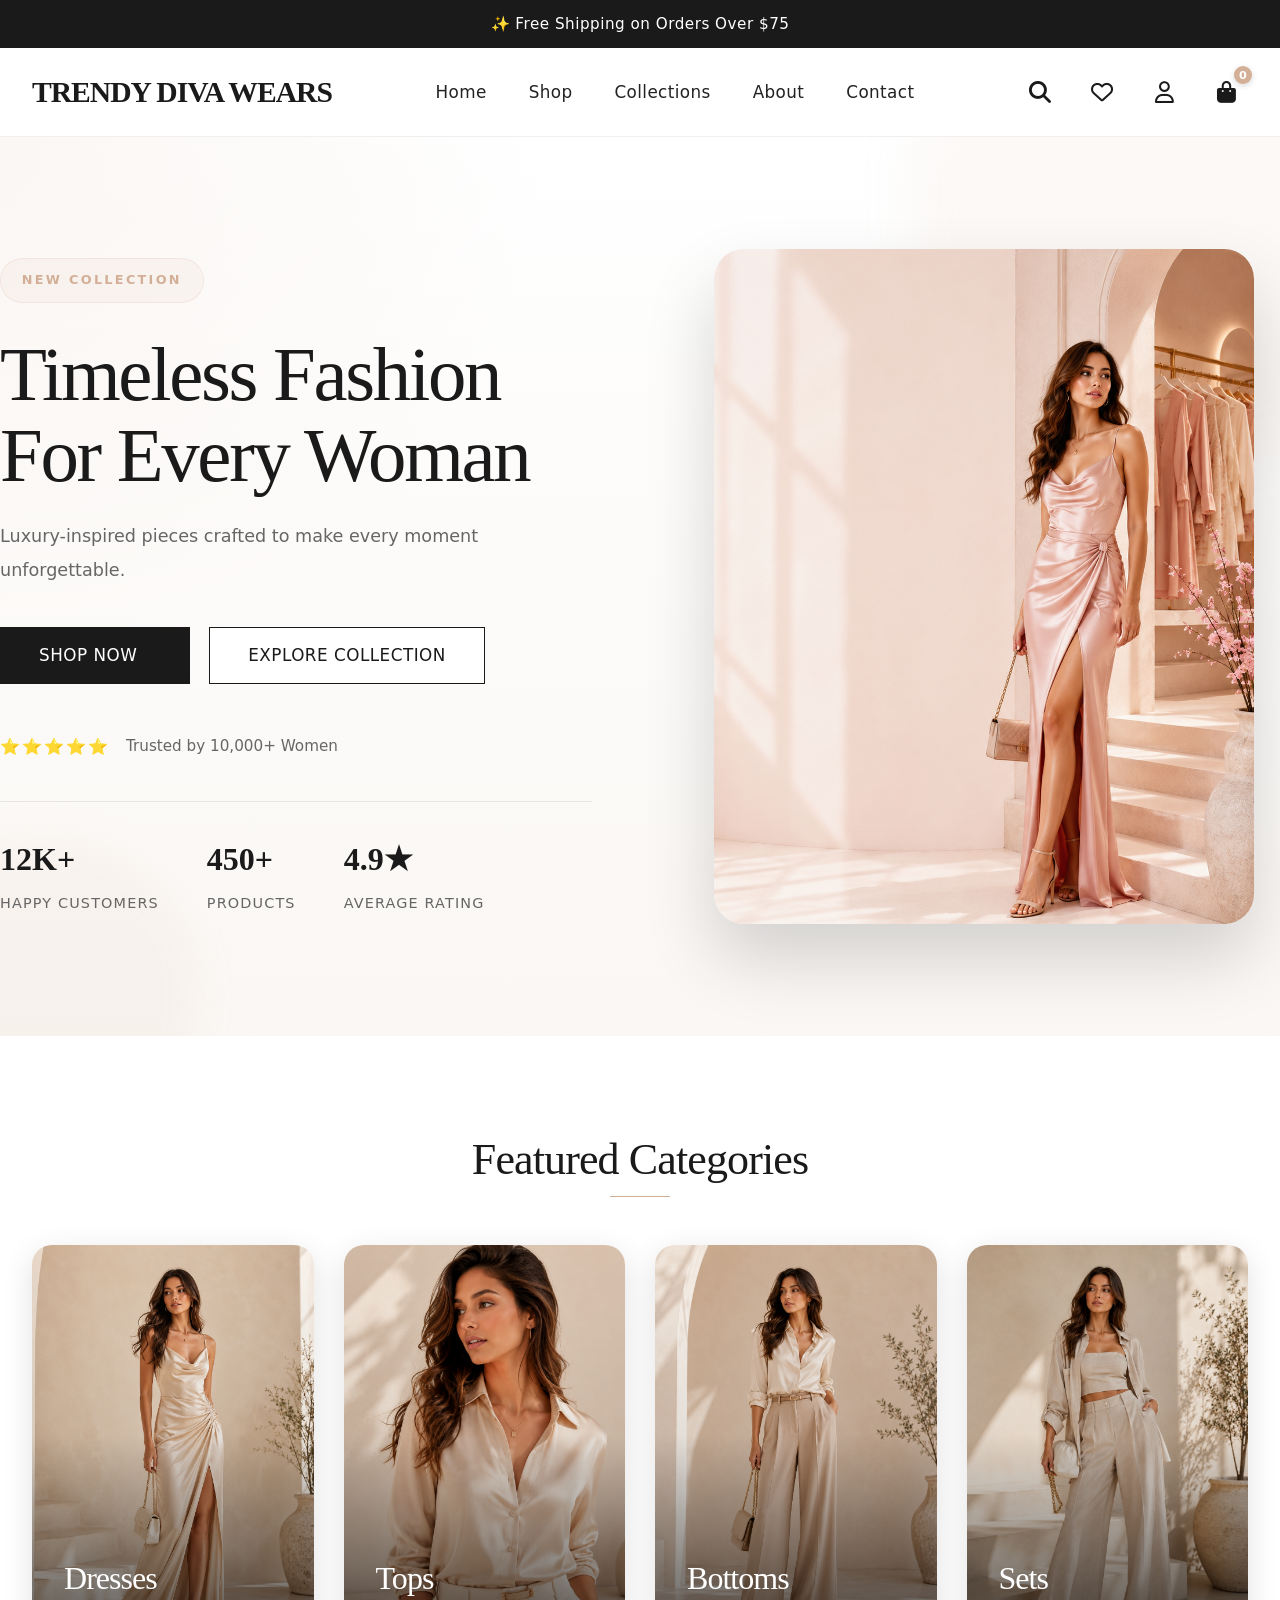
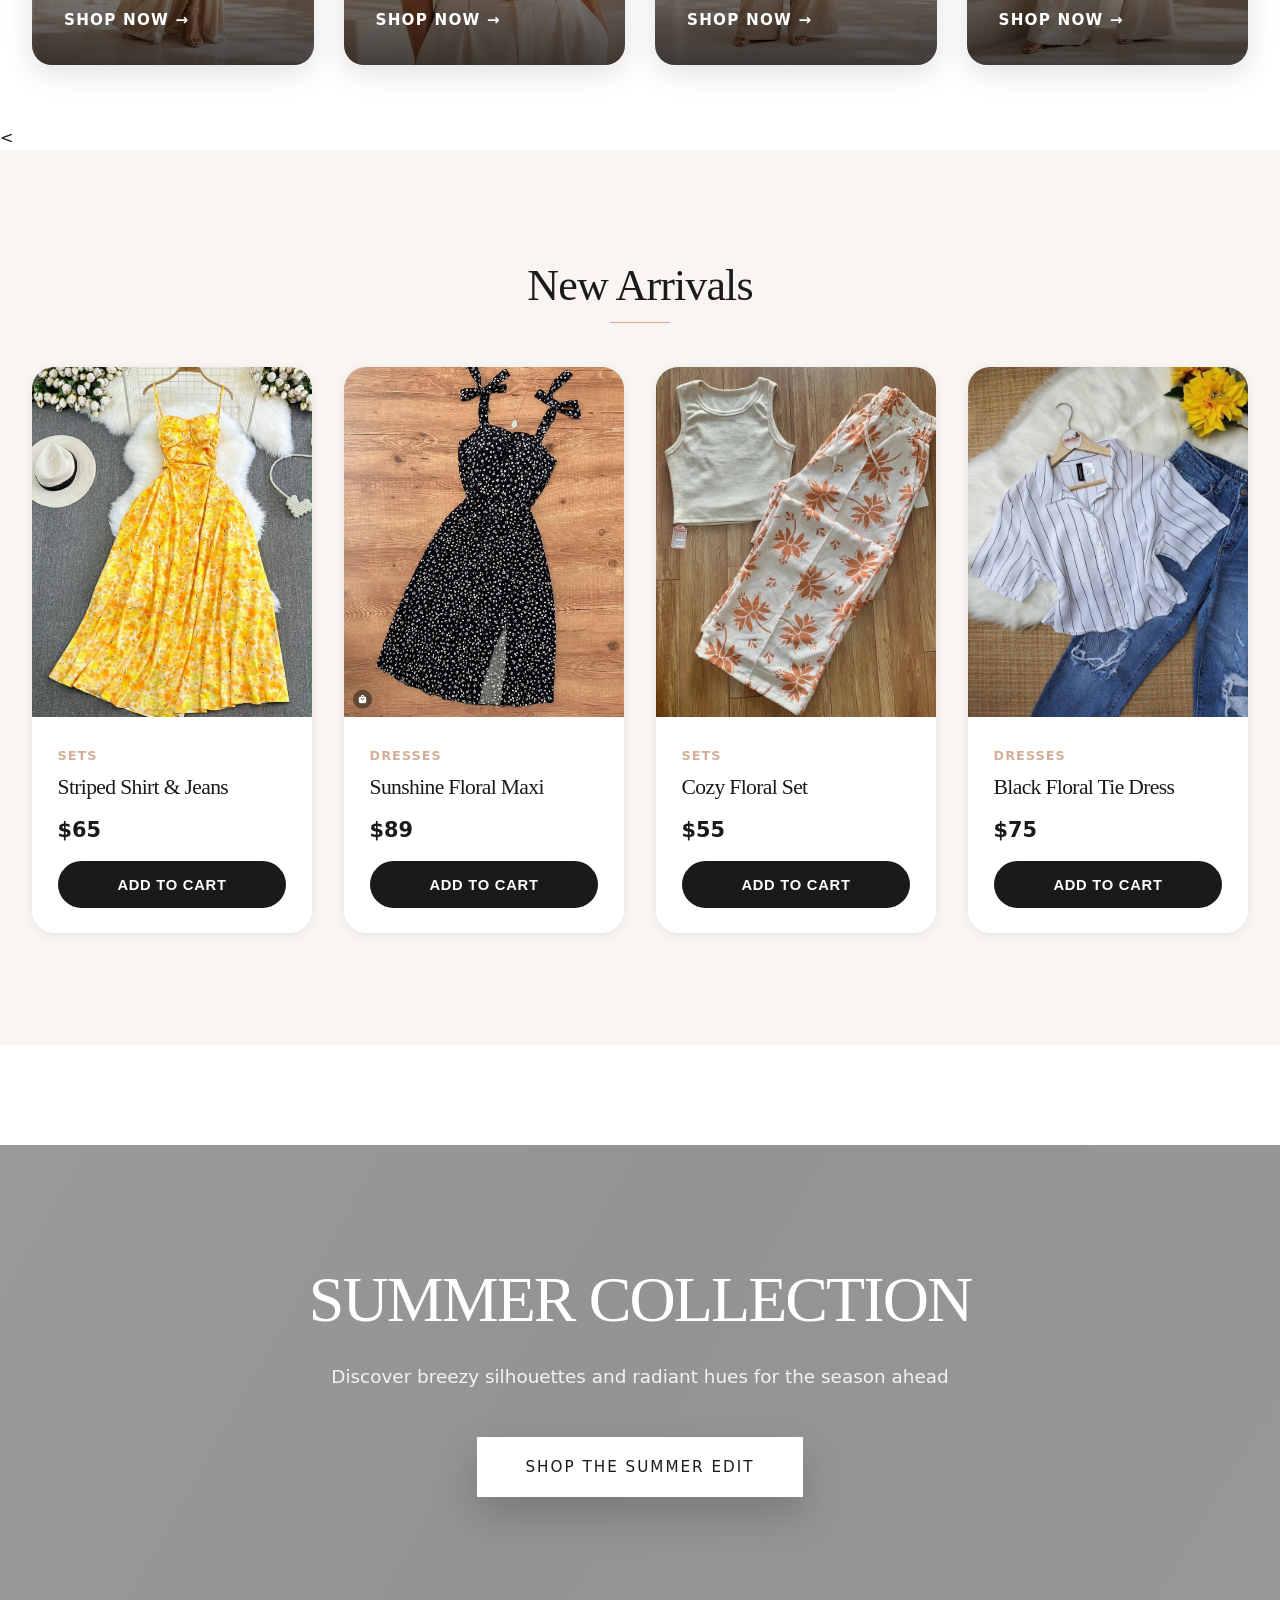
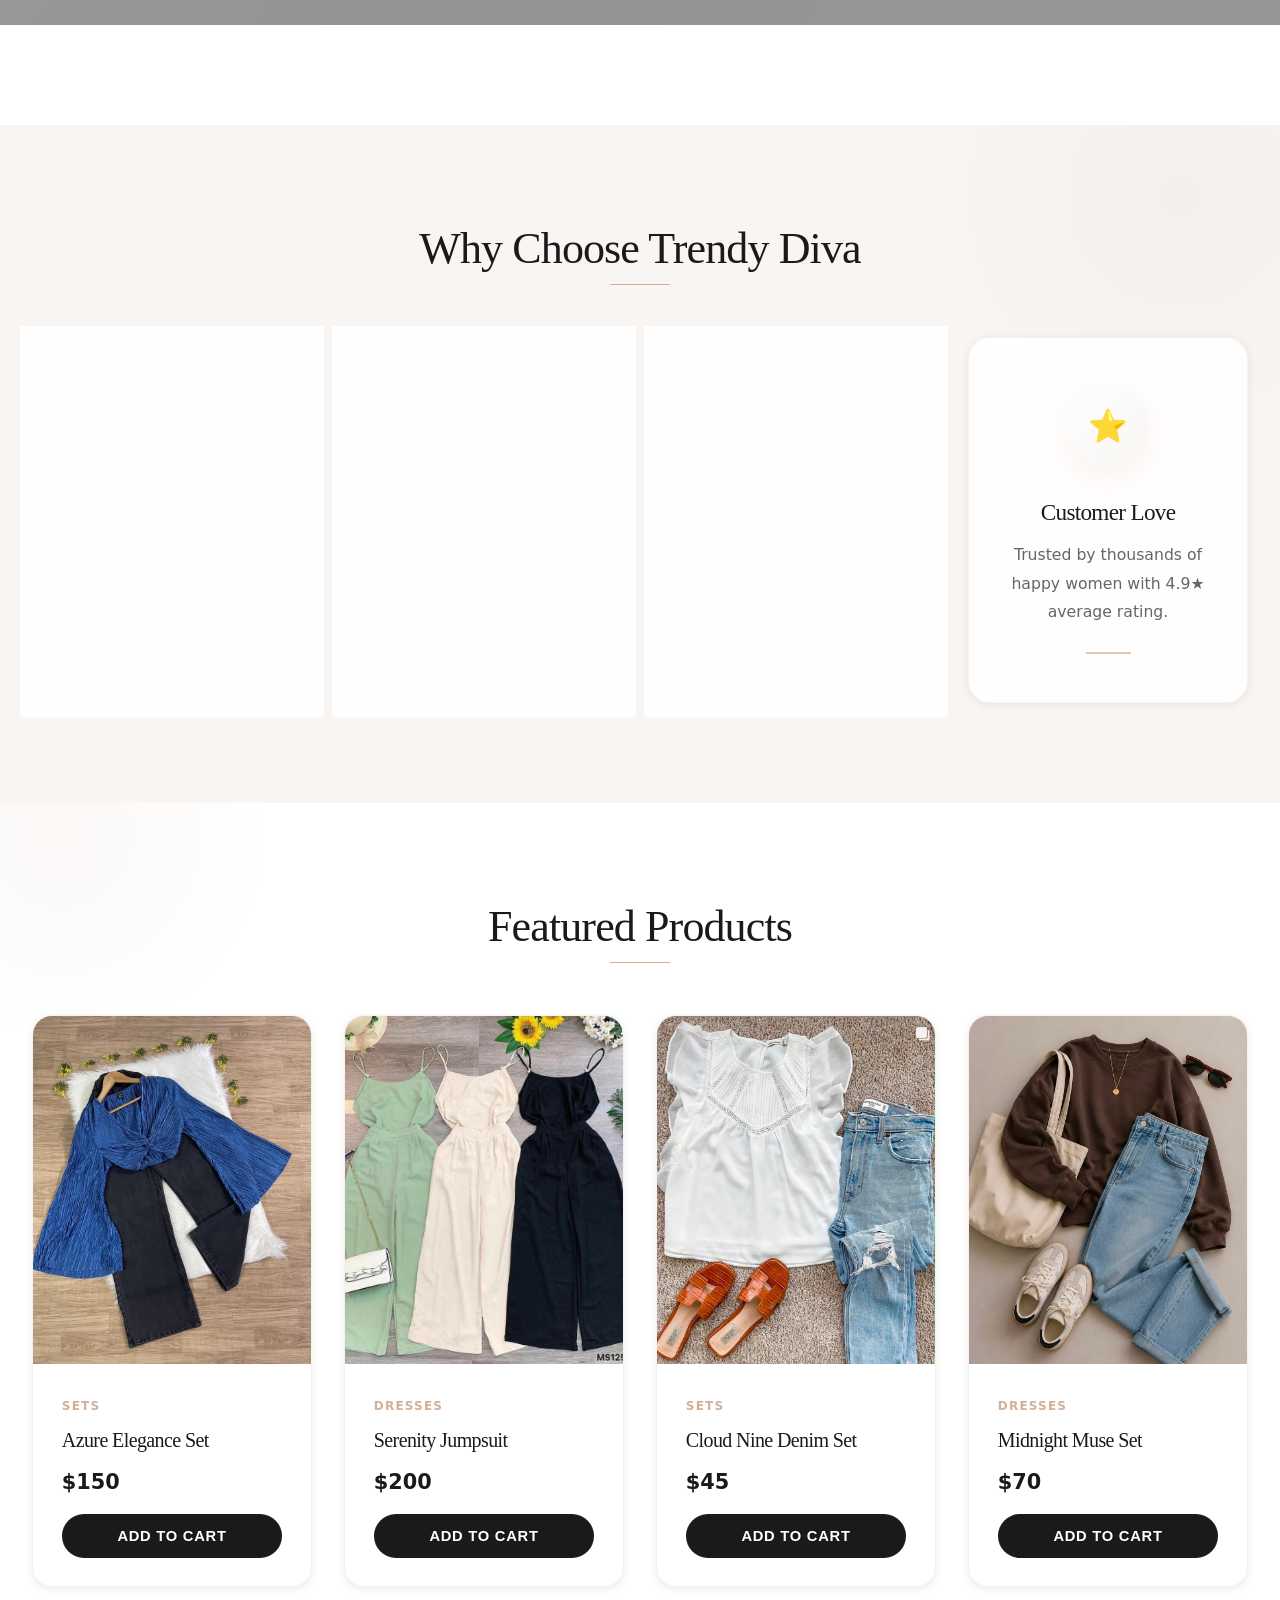
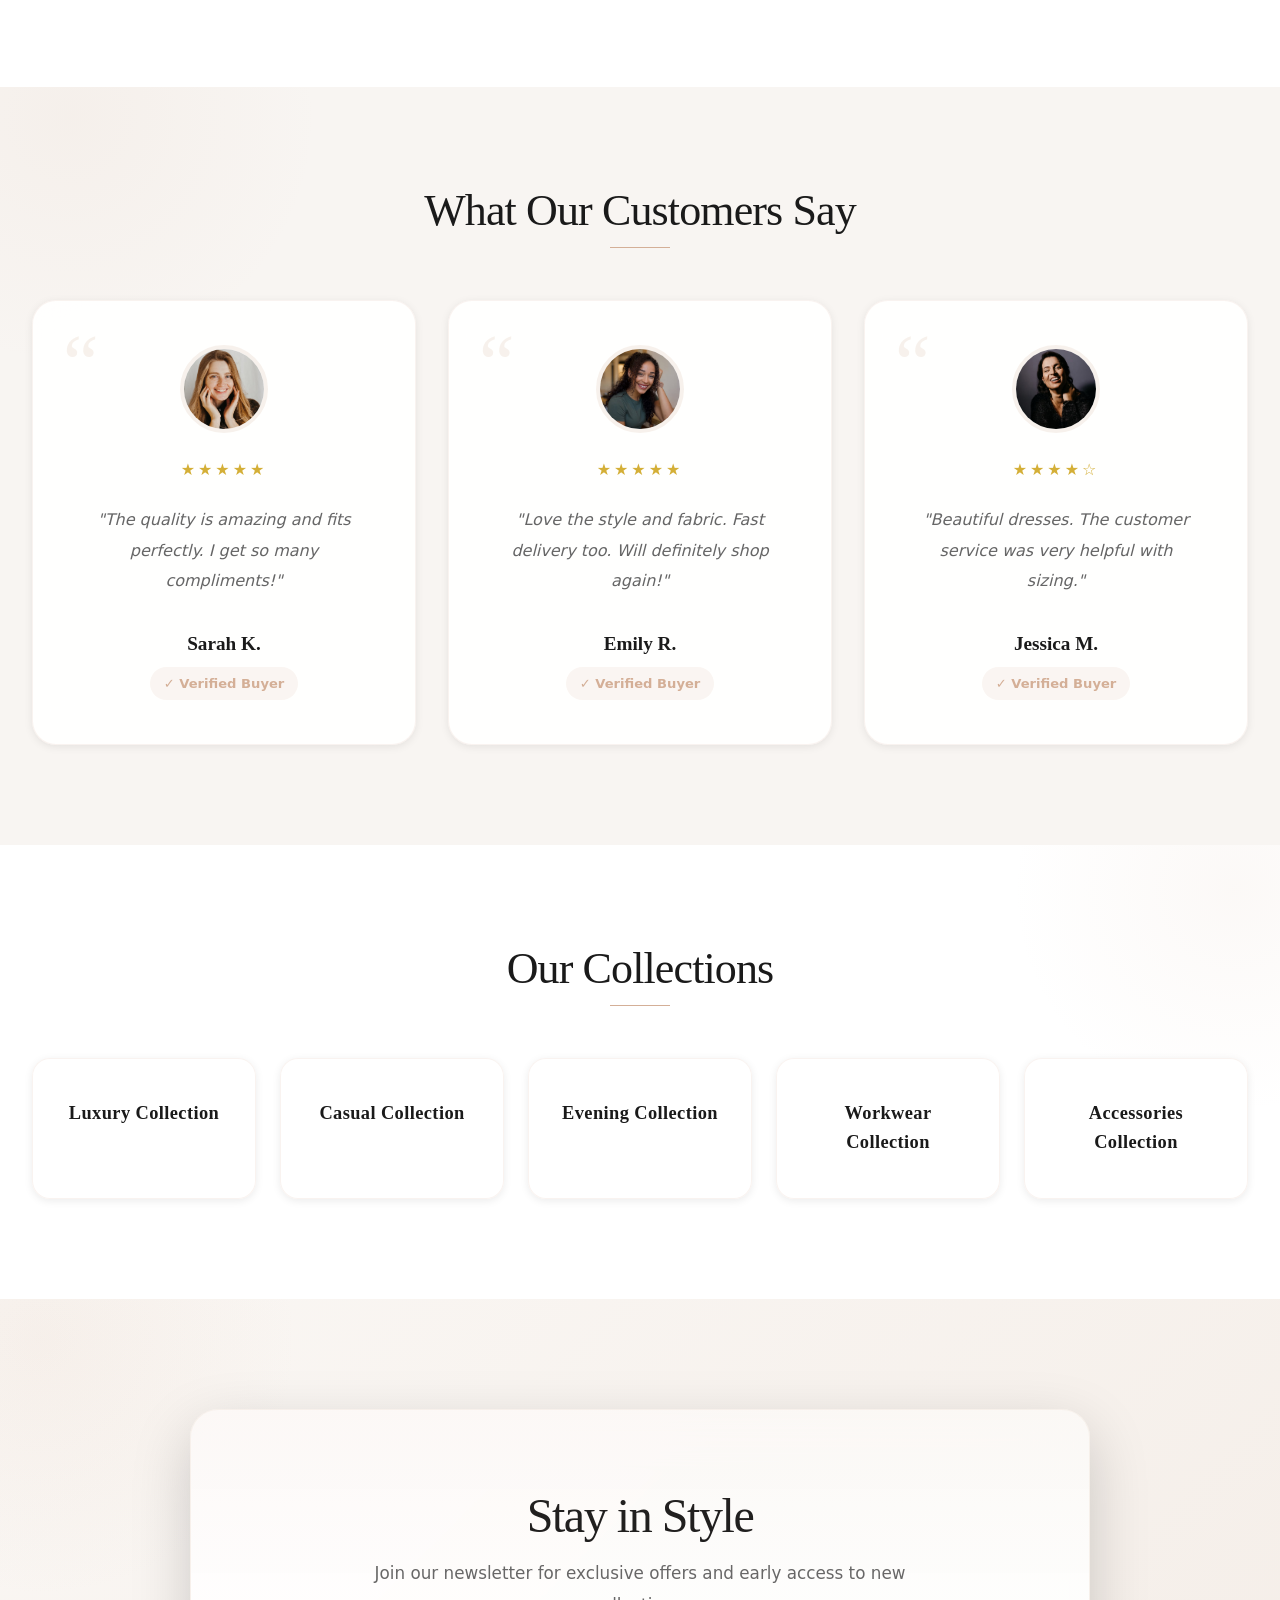
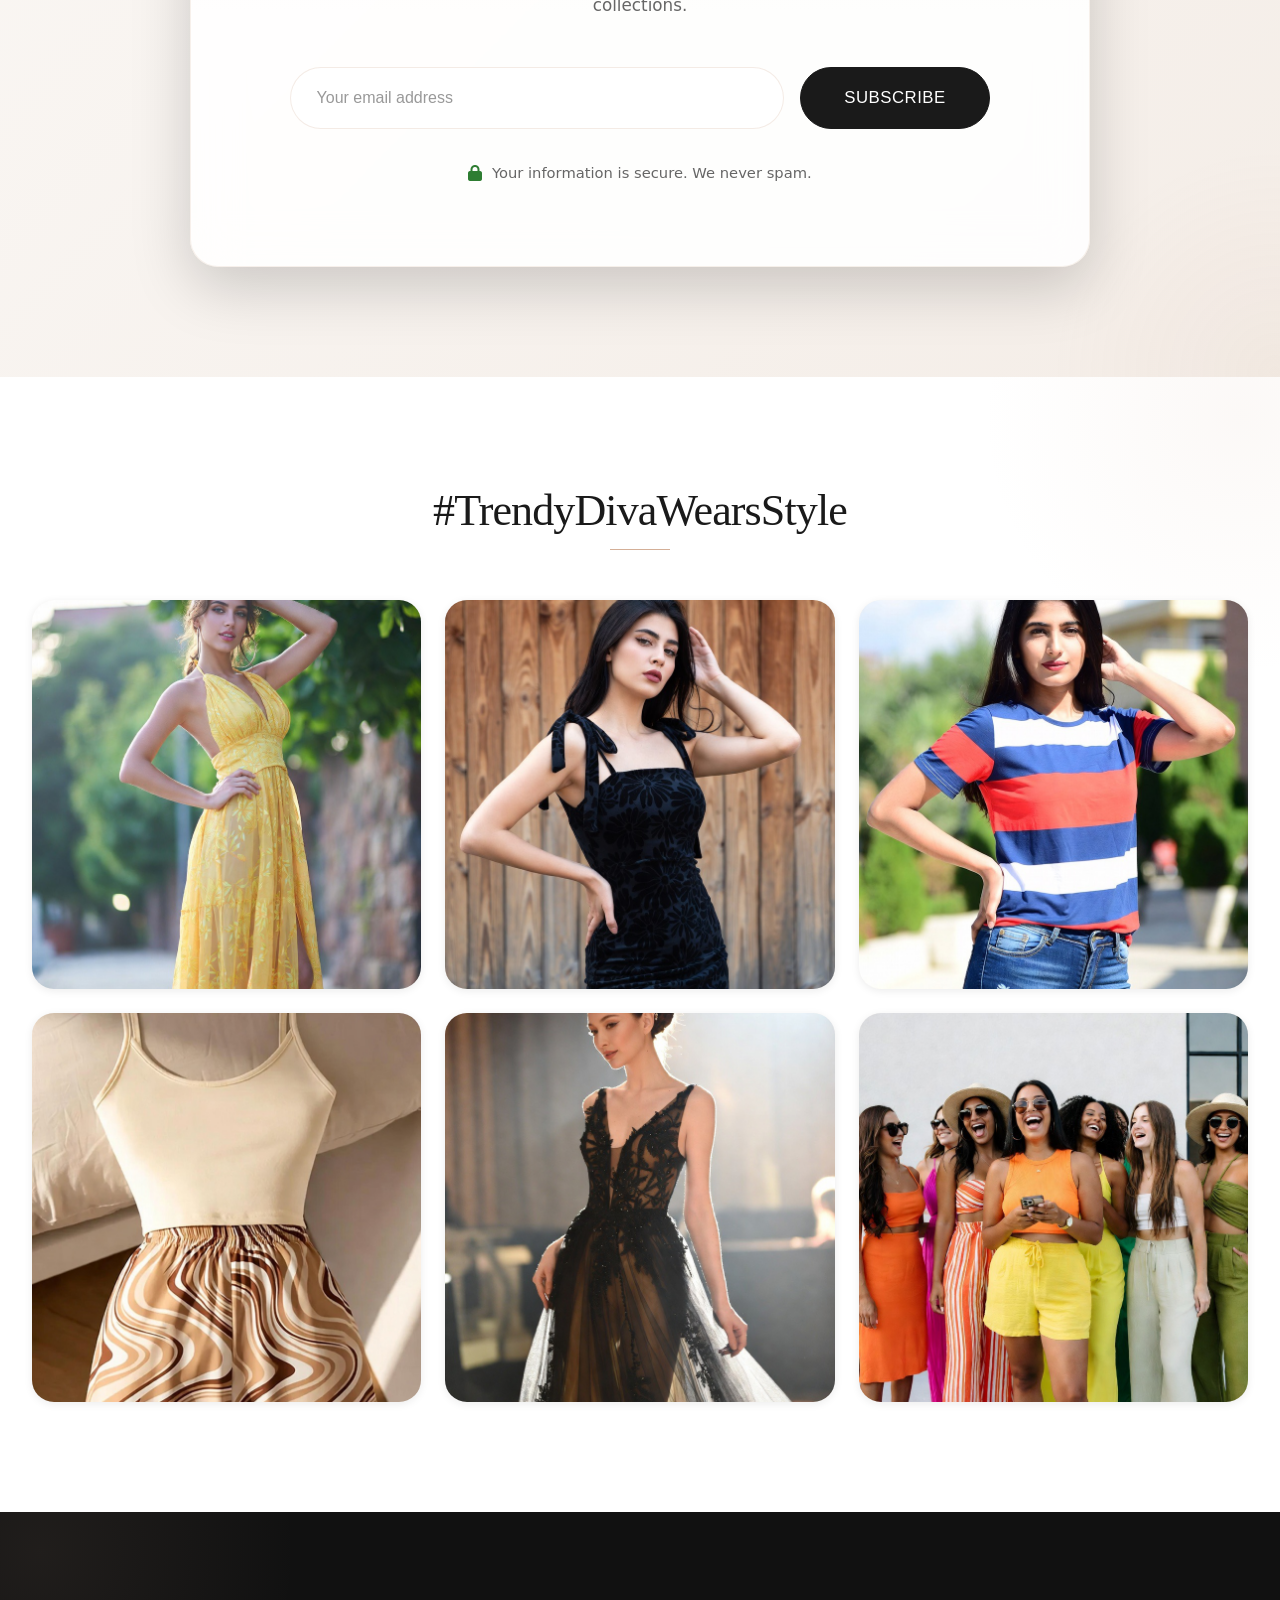
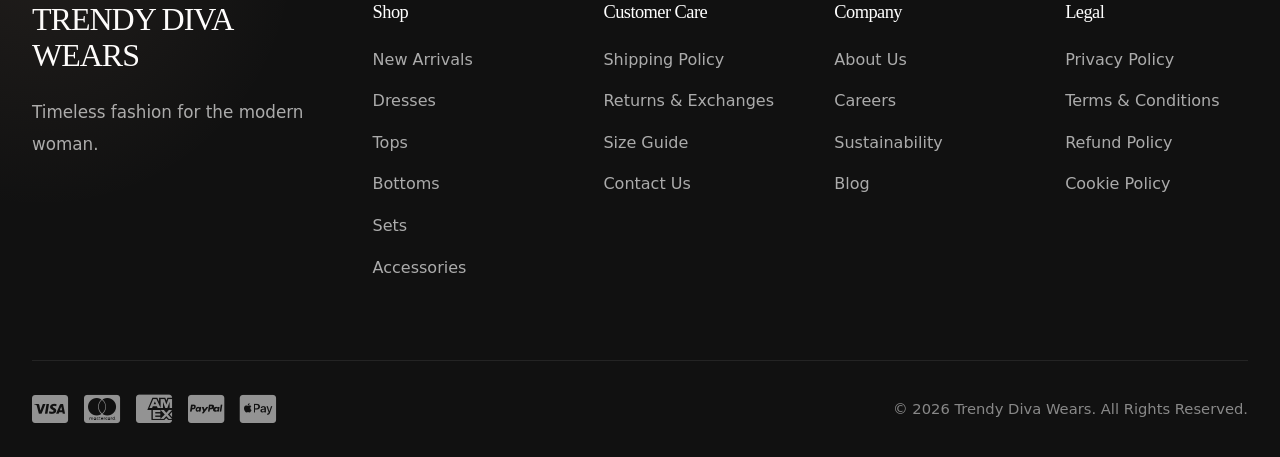
<file: index.html>
<!DOCTYPE html>
<html lang="en">
<head>
    <meta charset="UTF-8">
    <meta name="viewport" content="width=device-width, initial-scale=1.0">
    <meta name="description" content="Premium women's fashion. Shop elegant dresses, tops, skirts and more at Trendy Diva.">
    <meta name="keywords" content="fashion,women,dresses,skirts,tops,online store">
    <meta name="author" content="Trendy Diva">
    
    <title>Trendy Diva Wears • Premium Fashion for Modern Women</title>
    
    <!-- Favicon -->
    <link rel="icon" href="images/logo/favicon.png">
    
    <!-- Font Awesome -->
    <link rel="stylesheet" href="https://cdnjs.cloudflare.com/ajax/libs/font-awesome/6.5.1/css/all.min.css">
    
    <!-- CSS -->
    <link rel="stylesheet" href="css/style.css">
</head>
<body>

    <!-- Announcement -->
    <div class="announcement">
        ✨ Free Shipping on Orders Over $75
    </div>

    <!-- Navbar -->
    <nav class="navbar">
    <div class="nav-container">
        <a href="index.html" class="logo">TRENDY DIVA WEARS</a>
        
        <ul class="nav-links" id="navLinks">
            <li><a href="index.html">Home</a></li>
            <li><a href="shop.html">Shop</a></li>
            <li><a href="collection.html">Collections</a></li>
            <li><a href="about.html">About</a></li>
            <li><a href="contact.html">Contact</a></li>
        </ul>

        <div class="nav-actions">
            <a href="#" class="icon-btn search-trigger" aria-label="Search">
                <i class="fa-solid fa-magnifying-glass"></i>
            </a>
            
            <!-- Wishlist -->
            <a href="wishlist.html" class="icon-btn" aria-label="Wishlist">
                <i class="fa-regular fa-heart"></i>
            </a>
            
            <!-- Account -->
            <a href="account.html" class="icon-btn" aria-label="Account">
                <i class="fa-regular fa-user"></i>
            </a>
            
            <!-- Cart -->
            <a href="cart.html" class="icon-btn cart-icon" aria-label="Cart">
                <i class="fa-solid fa-bag-shopping"></i>
                <span class="cart-count" id="navCartCount">0</span>
            </a>
        </div>

            <div class="hamburger" id="hamburger">
                <span></span>
                <span></span>
                <span></span>
            </div>
        </div>
    </nav>

    <!-- Hidden Search Modal -->
    <div class="search-modal" id="searchModal" style="display:none;">
        <div class="search-modal-content">
            <input type="text" placeholder="Search our collection..." aria-label="Search products">
            <button type="button" class="close-search">✕</button>
        </div>
    </div>

    <!-- Hero -->
    <header class="hero">
        <div class="hero-container">
            <!-- Left Column -->
            <div class="hero-content">
                <span class="badge">NEW COLLECTION</span>
                <h1>Timeless Fashion<br>For Every Woman</h1>
                <p>Luxury-inspired pieces crafted to make every moment unforgettable.</p>
                
                <div class="hero-buttons">
                    <a href="#" class="btn-primary">Shop Now</a>
                    <a href="#" class="btn-secondary">Explore Collection</a>
                </div>

                <div class="trust-proof">
                    <span class="stars">⭐⭐⭐⭐⭐</span>
                    <p>Trusted by 10,000+ Women</p>
                </div>

                <div class="hero-stats">
                    <div class="stat-item">
                        <strong>12K+</strong>
                        <span>Happy Customers</span>
                    </div>
                    <div class="stat-item">
                        <strong>450+</strong>
                        <span>Products</span>
                    </div>
                    <div class="stat-item">
                        <strong>4.9★</strong>
                        <span>Average Rating</span>
                    </div>
                </div>
            </div>

            <!-- Right Column - Model Image -->
<div class="hero-image-wrapper">
    <div class="decorative-shape"></div>
    <img src="images/hero-image.PNG"
         alt="Luxury Fashion Model"
         class="hero-model">
</div>
        </div>
    </header>

        <!-- Featured Categories -->
    <section class="section categories-section">
        <div class="container">
            <h2 class="section-title">Featured Categories</h2>

            <div class="categories-grid">

                <div class="category-card">
                    <div class="category-image-wrapper">
                        <img src="images/category-dresses.PNG" alt="Dresses" loading="lazy">
                    </div>
                    <div class="category-overlay">
                        <h3>Dresses</h3>
                        <a href="#" class="shop-link">Shop Now →</a>
                    </div>
                </div>

                <div class="category-card">
                    <div class="category-image-wrapper">
                        <img src="images/category-tops.PNG" alt="Tops" loading="lazy">
                    </div>
                    <div class="category-overlay">
                        <h3>Tops</h3>
                        <a href="#" class="shop-link">Shop Now →</a>
                    </div>
                </div>

                <div class="category-card">
                    <div class="category-image-wrapper">
                        <img src="images/category-bottoms.PNG" alt="Bottoms" loading="lazy">
                    </div>
                    <div class="category-overlay">
                        <h3>Bottoms</h3>
                        <a href="#" class="shop-link">Shop Now →</a>
                    </div>
                </div>

                <div class="category-card">
                    <div class="category-image-wrapper">
                        <img src="images/category-sets.PNG" alt="Sets" loading="lazy">
                    </div>
                    <div class="category-overlay">
                        <h3>Sets</h3>
                        <a href="#" class="shop-link">Shop Now →</a>
                    </div>
                </div>

            </div>
        </div>
    </section>

    <<!-- New Arrivals -->
<section class="section new-arrivals">
    <div class="container">
        <h2 class="section-title">New Arrivals</h2>
        <div class="products-grid">

            <!-- Product 1 -->
            <div class="product-card">
                <div class="product-image">
                    <img src="images/dresses.JPG" alt="Striped Shirt Set" loading="lazy">
                </div>
                <div class="product-info">
                    <span class="product-category">Sets</span>
                    <h4>Striped Shirt & Jeans</h4>
                    <div class="price-row">
                        <span class="price">$65</span>
                    </div>
                    <button class="add-to-cart">Add to Cart</button>
                </div>
            </div>

            <!-- Product 2 -->
            <div class="product-card">
                <div class="product-image">
                    <img src="images/dresses1.JPG" alt="Yellow Floral Dress" loading="lazy">
                </div>
                <div class="product-info">
                    <span class="product-category">Dresses</span>
                    <h4>Sunshine Floral Maxi</h4>
                    <div class="price-row">
                        <span class="price">$89</span>
                    </div>
                    <button class="add-to-cart">Add to Cart</button>
                </div>
            </div>

            <!-- Product 3 -->
            <div class="product-card">
                <div class="product-image">
                    <img src="images/sets1.JPG" alt="Cream Matching Set" loading="lazy">
                </div>
                <div class="product-info">
                    <span class="product-category">Sets</span>
                    <h4>Cozy Floral Set</h4>
                    <div class="price-row">
                        <span class="price">$55</span>
                    </div>
                    <button class="add-to-cart">Add to Cart</button>
                </div>
            </div>

            <!-- Product 4 -->
            <div class="product-card">
                <div class="product-image">
                    <img src="images/sets.JPG" alt="Black Floral Dress" loading="lazy">
                </div>
                <div class="product-info">
                    <span class="product-category">Dresses</span>
                    <h4>Black Floral Tie Dress</h4>
                    <div class="price-row">
                        <span class="price">$75</span>
                    </div>
                    <button class="add-to-cart">Add to Cart</button>
                </div>
            </div>

        </div>
    </div>
</section>

    <!-- Summer Banner -->
    <section class="promo-banner">
        <div class="container">
            <div class="banner-content">
                <h2>SUMMER COLLECTION</h2>
                <p>Discover breezy silhouettes and radiant hues for the season ahead</p>
                <a href="#" class="btn-primary">Shop The Summer Edit</a>
            </div>
        </div>
    </section>

    <!-- Why Choose Us -->
<section class="section why-us">
    <div class="container">
        <h2 class="section-title">Why Choose Trendy Diva</h2>
        <div class="features-grid">

            <div class="feature-card">
                <div class="feature-icon">👗</div>
                <h3>Premium Quality</h3>
                <p>High-quality fabrics and expert tailoring for lasting comfort and style.</p>
            </div>

            <div class="feature-card">
                <div class="feature-icon">🚚</div>
                <h3>Fast Shipping</h3>
                <p>Free shipping on orders over $75. Delivered quickly to your door.</p>
            </div>

            <div class="feature-card">
                <div class="feature-icon">🔄</div>
                <h3>Easy Returns</h3>
                <p>30-day hassle-free returns. Shop with confidence.</p>
            </div>

            <div class="feature-card">
                <div class="feature-icon">⭐</div>
                <h3>Customer Love</h3>
                <p>Trusted by thousands of happy women with 4.9★ average rating.</p>
            </div>

        </div>
    </div>
</section>

   <!-- Featured Products -->
<section class="section featured-products">
    <div class="container">
        <h2 class="section-title">Featured Products</h2>
        <div class="products-grid">

            <!-- 1 -->
            <div class="product-card">
                <div class="product-image">
                    <img src="images/productbl .JPG" alt="Azure Elegance Set" loading="lazy">
                </div>
                <div class="product-info">
                    <span class="product-category">Sets</span>
                    <h4>Azure Elegance Set</h4>
                    <div class="price-row">
                        <span class="price">$150</span>
                    </div>
                    <button class="add-to-cart">Add to Cart</button>
                </div>
            </div>

            <!-- 2 -->
            <div class="product-card">
                <div class="product-image">
                    <img src="images/productp .JPG" alt="Serenity Jumpsuit" loading="lazy">
                </div>
                <div class="product-info">
                    <span class="product-category">Dresses</span>
                    <h4>Serenity Jumpsuit</h4>
                    <div class="price-row">
                        <span class="price">$200</span>
                    </div>
                    <button class="add-to-cart">Add to Cart</button>
                </div>
            </div>

            <!-- 3 -->
            <div class="product-card">
                <div class="product-image">
                    <img src="images/productw .JPG" alt="Cloud Nine Denim Set" loading="lazy">
                </div>
                <div class="product-info">
                    <span class="product-category">Sets</span>
                    <h4>Cloud Nine Denim Set</h4>
                    <div class="price-row">
                        <span class="price">$45</span>
                    </div>
                    <button class="add-to-cart">Add to Cart</button>
                </div>
            </div>

            <!-- 4 -->
            <div class="product-card">
                <div class="product-image">
                    <img src="images/productb.JPG" alt="Midnight Muse Set" loading="lazy">
                </div>
                <div class="product-info">
                    <span class="product-category">Dresses</span>
                    <h4>Midnight Muse Set</h4>
                    <div class="price-row">
                        <span class="price">$70</span>
                    </div>
                    <button class="add-to-cart">Add to Cart</button>
                </div>
            </div>

        </div>
    </div>
</section>
    <!-- Testimonials -->
<section class="section testimonials">
    <div class="container">
        <h2 class="section-title">What Our Customers Say</h2>
        <div class="testimonials-grid">

            <div class="testimonial-card">
                <img src="images/testimonial1.jpg" alt="Sarah K." class="testimonial-avatar" loading="lazy">
                <div class="stars">★★★★★</div>
                <p>"The quality is amazing and fits perfectly. I get so many compliments!"</p>
                <div class="testimonial-meta">
                    <strong>Sarah K.</strong>
                    <span class="verified">✓ Verified Buyer</span>
                </div>
            </div>

            <div class="testimonial-card">
                <img src="images/testimonial2.jpg" alt="Emily R." class="testimonial-avatar" loading="lazy">
                <div class="stars">★★★★★</div>
                <p>"Love the style and fabric. Fast delivery too. Will definitely shop again!"</p>
                <div class="testimonial-meta">
                    <strong>Emily R.</strong>
                    <span class="verified">✓ Verified Buyer</span>
                </div>
            </div>

            <div class="testimonial-card">
                <img src="images/testimonial3.jpg" alt="Jessica M." class="testimonial-avatar" loading="lazy">
                <div class="stars">★★★★☆</div>
                <p>"Beautiful dresses. The customer service was very helpful with sizing."</p>
                <div class="testimonial-meta">
                    <strong>Jessica M.</strong>
                    <span class="verified">✓ Verified Buyer</span>
                </div>
            </div>

        </div>
    </div>
</section>

    <!-- Trusted Brands -->
    <section class="brands-section">
        <div class="container">
            <h2 class="section-title">Our Collections</h2>
            <div class="brands-grid">
                <div class="brand">Luxury Collection</div>
                <div class="brand">Casual Collection</div>
                <div class="brand">Evening Collection</div>
                <div class="brand">Workwear Collection</div>
                <div class="brand">Accessories Collection</div>
            </div>
        </div>
    </section>

    <!-- Newsletter -->
    <section class="newsletter-section">
        <div class="container">
            <div class="newsletter-box">
                <h2>Stay in Style</h2>
                <p>Join our newsletter for exclusive offers and early access to new collections.</p>
                <form id="newsletterForm">
                    <input type="email" placeholder="Your email address" required>
                    <button type="submit" class="btn-primary">Subscribe</button>
                </form>
                <div class="secure-note">
                    <i class="fa-solid fa-lock"></i>
                    <span>Your information is secure. We never spam.</span>
                </div>
            </div>
        </div>
    </section>

    <!-- Instagram Gallery -->
<section class="instagram-section">
    <div class="container">
        <h2 class="section-title">#TrendyDivaWearsStyle</h2>
        <div class="instagram-grid">

            <div class="insta-card">
                <img src="images/insta1.JPG" alt="Trendy Diva fashion look" loading="lazy">
            </div>
            <div class="insta-card">
                <img src="images/insta2.JPG" alt="Trendy Diva fashion look" loading="lazy">
            </div>
            <div class="insta-card">
                <img src="images/insta3.JPG" alt="Trendy Diva fashion look" loading="lazy">
            </div>
            <div class="insta-card">
                <img src="images/insta4.JPG" alt="Trendy Diva fashion look" loading="lazy">
            </div>
            <div class="insta-card">
                <img src="images/insta5.JPG" alt="Trendy Diva fashion look" loading="lazy">
            </div>
            <div class="insta-card">
                <img src="images/insta6.JPG" alt="Trendy Diva fashion look" loading="lazy">
            </div>

        </div>
    </div>
</section>

    <!-- Footer -->
<footer class="footer">
    <div class="container">
        <div class="footer-grid">
            <div class="footer-col">
                <h3>TRENDY DIVA WEARS</h3>
                <p>Timeless fashion for the modern woman.</p>
            </div>
            <div class="footer-col">
                <h4>Shop</h4>
                <a href="#">New Arrivals</a>
                <a href="#">Dresses</a>
                <a href="#">Tops</a>
                <a href="#">Bottoms</a>
                <a href="#">Sets</a>
                <a href="#">Accessories</a>
            </div>
            <div class="footer-col">
                <h4>Customer Care</h4>
                <a href="#">Shipping Policy</a>
                <a href="#">Returns &amp; Exchanges</a>
                <a href="#">Size Guide</a>
                <a href="#">Contact Us</a>
            </div>
            <div class="footer-col">
                <h4>Company</h4>
                <a href="#">About Us</a>
                <a href="#">Careers</a>
                <a href="#">Sustainability</a>
                <a href="#">Blog</a>
            </div>
            <div class="footer-col">
                <h4>Legal</h4>
                <a href="#">Privacy Policy</a>
                <a href="#">Terms &amp; Conditions</a>
                <a href="#">Refund Policy</a>
                <a href="#">Cookie Policy</a>
            </div>
        </div>
        
        <div class="footer-bottom">
            <div class="payment-icons">
                <i class="fa-brands fa-cc-visa"></i>
                <i class="fa-brands fa-cc-mastercard"></i>
                <i class="fa-brands fa-cc-amex"></i>
                <i class="fa-brands fa-cc-paypal"></i>
                <i class="fa-brands fa-cc-apple-pay"></i>
            </div>
            <p>&copy; 2026 Trendy Diva Wears. All Rights Reserved.</p>
        </div>
    </div>
</footer>

    <!-- Back to Top -->
    <button class="back-to-top" id="backToTop" aria-label="Back to top">
        <i class="fa-solid fa-arrow-up"></i>
    </button>

    <!-- JS -->
    <script src="js/script.js"></script>
</body>
</html>
</file>
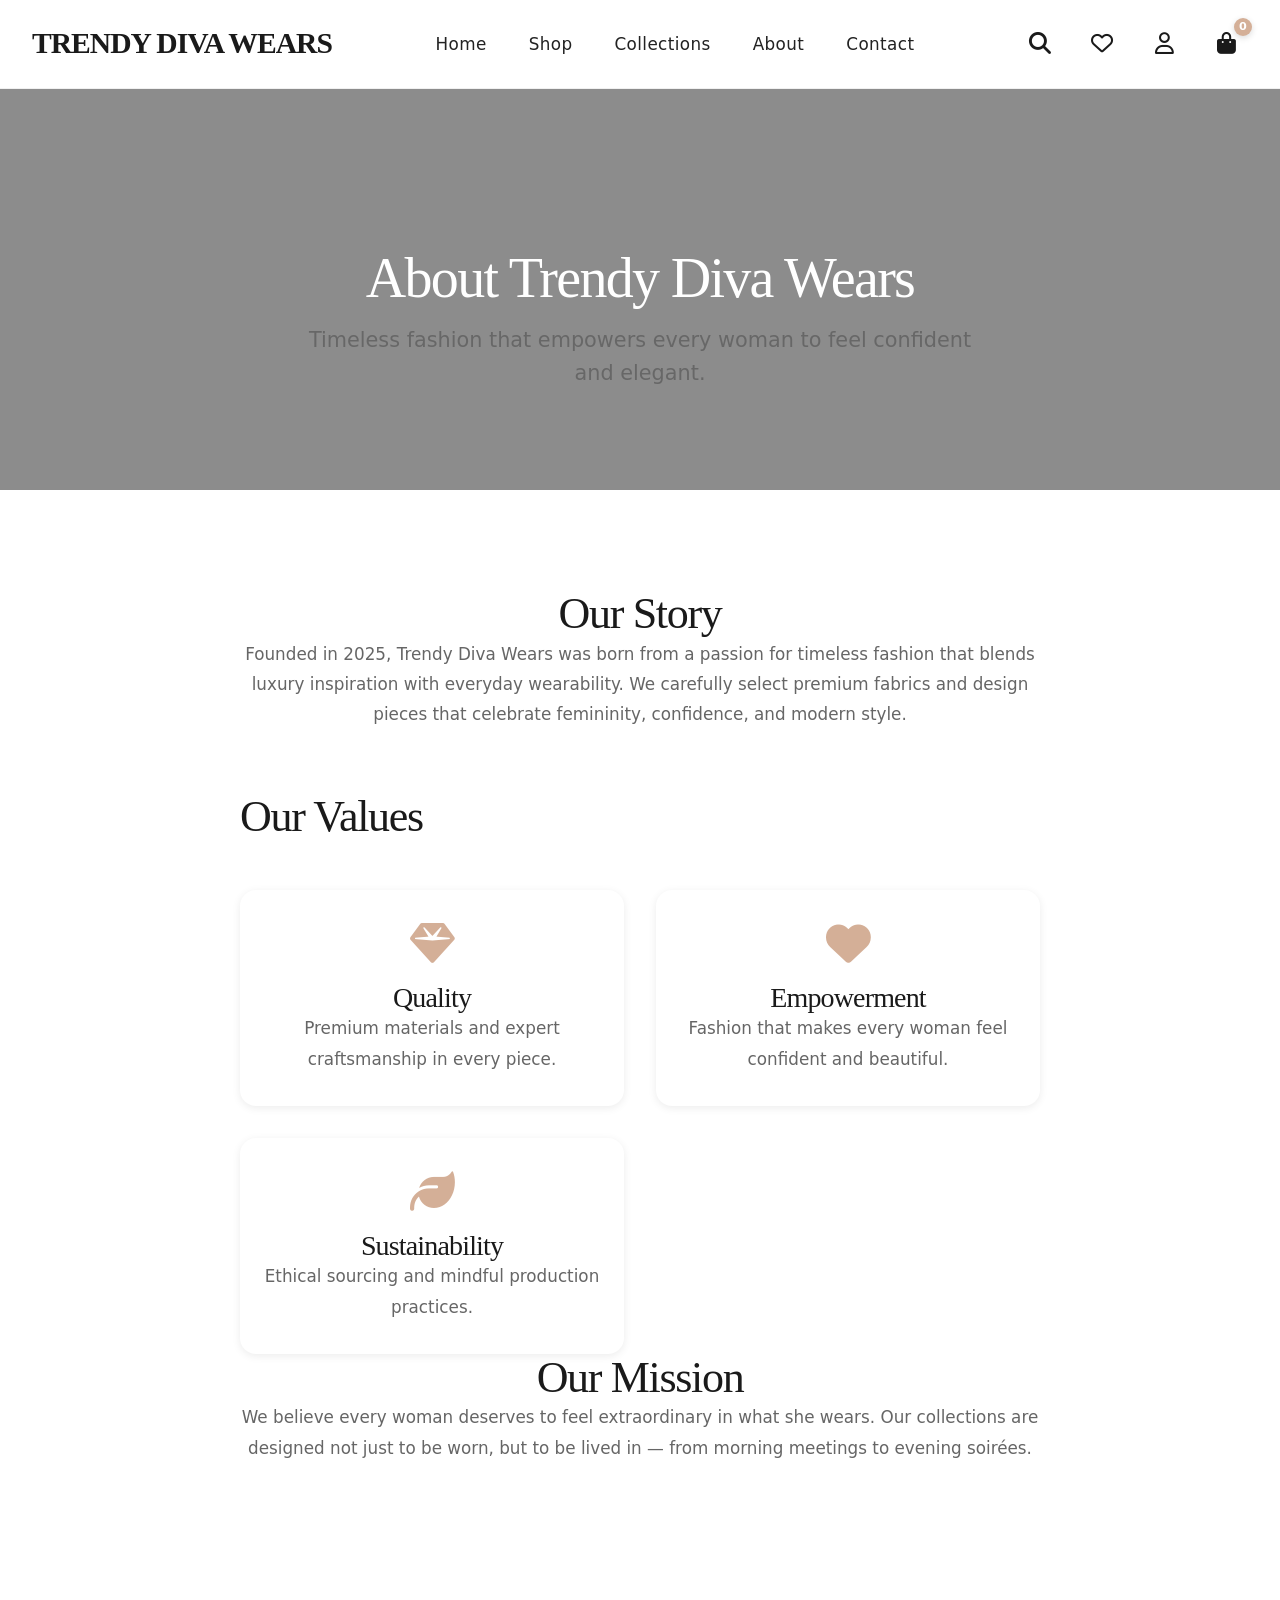
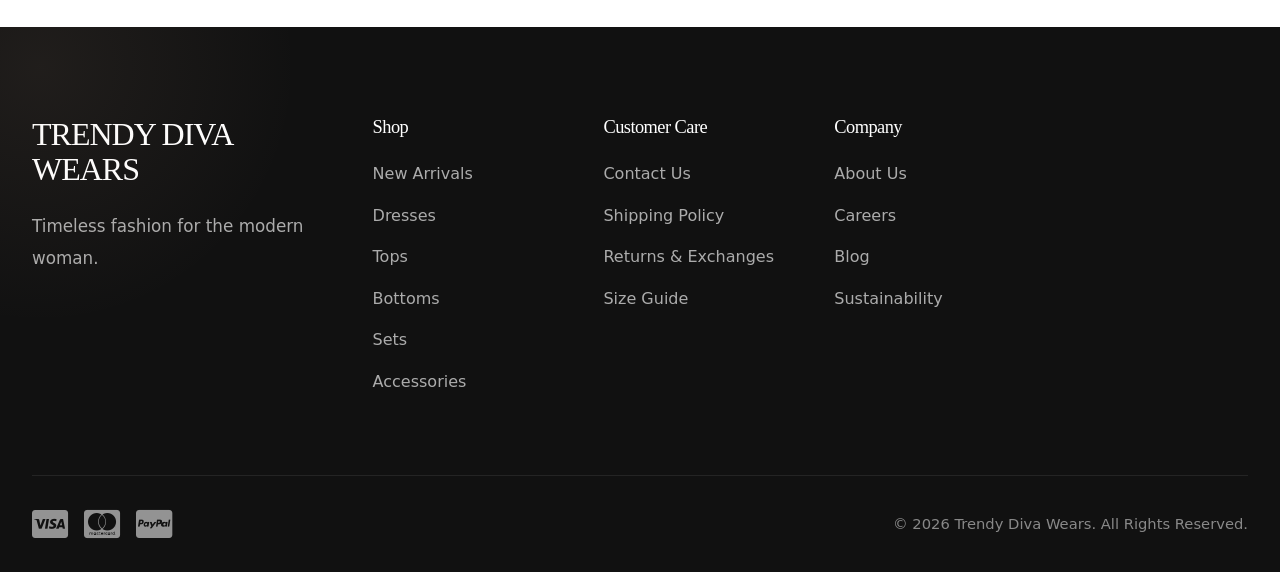
<file: about.html>
<!DOCTYPE html>
<html lang="en">
<head>
    <meta charset="UTF-8">
    <meta name="viewport" content="width=device-width, initial-scale=1.0">
    <meta name="description" content="Learn about Trendy Diva Wears - Premium women's fashion brand">
    <title>About Us - Trendy Diva Wears</title>
    
    <link rel="stylesheet" href="css/style.css">
    <link rel="stylesheet" href="https://cdnjs.cloudflare.com/ajax/libs/font-awesome/6.5.1/css/all.min.css">
</head>
<body>

    <!-- Navbar -->
    <nav class="navbar">
        <div class="nav-container">
            <a href="index.html" class="logo">TRENDY DIVA WEARS</a>
            
            <ul class="nav-links" id="navLinks">
                <li><a href="index.html">Home</a></li>
                <li><a href="shop.html">Shop</a></li>
                <li><a href="collection.html">Collections</a></li>
                <li><a href="about.html">About</a></li>
                <li><a href="contact.html">Contact</a></li>
            </ul>

            <div class="nav-actions">
                <a href="#" class="icon-btn search-trigger"><i class="fa-solid fa-magnifying-glass"></i></a>
                <a href="#" class="icon-btn"><i class="fa-regular fa-heart"></i></a>
                <a href="#" class="icon-btn"><i class="fa-regular fa-user"></i></a>
                <a href="#" class="icon-btn cart-icon">
                    <i class="fa-solid fa-bag-shopping"></i>
                    <span class="cart-count">0</span>
                </a>
            </div>

            <div class="hamburger" id="hamburger">
                <span></span><span></span><span></span>
            </div>
        </div>
    </nav>

    <!-- About Hero -->
    <section class="about-hero">
        <div class="container">
            <h1>About Trendy Diva Wears</h1>
            <p class="lead">Timeless fashion that empowers every woman to feel confident and elegant.</p>
        </div>
    </section>

    <!-- Main Content -->
    <section class="section">
        <div class="container">
            <div class="about-content">

                <div class="about-story">
                    <h2>Our Story</h2>
                    <p>Founded in 2025, Trendy Diva Wears was born from a passion for timeless fashion that blends luxury inspiration with everyday wearability. We carefully select premium fabrics and design pieces that celebrate femininity, confidence, and modern style.</p>
                </div>

                <div class="about-values">
                    <h2>Our Values</h2>
                    <div class="values-grid">
                        <div class="value-item">
                            <i class="fa-solid fa-gem"></i>
                            <h3>Quality</h3>
                            <p>Premium materials and expert craftsmanship in every piece.</p>
                        </div>
                        <div class="value-item">
                            <i class="fa-solid fa-heart"></i>
                            <h3>Empowerment</h3>
                            <p>Fashion that makes every woman feel confident and beautiful.</p>
                        </div>
                        <div class="value-item">
                            <i class="fa-solid fa-leaf"></i>
                            <h3>Sustainability</h3>
                            <p>Ethical sourcing and mindful production practices.</p>
                        </div>
                    </div>
                </div>

                <div class="about-mission">
                    <h2>Our Mission</h2>
                    <p>We believe every woman deserves to feel extraordinary in what she wears. Our collections are designed not just to be worn, but to be lived in — from morning meetings to evening soirées.</p>
                </div>

            </div>
        </div>
    </section>

    <!-- Footer -->
    <footer class="footer">
        <div class="container">
            <div class="footer-grid">
                <div class="footer-col">
                    <h3>TRENDY DIVA WEARS</h3>
                    <p>Timeless fashion for the modern woman.</p>
                </div>
                <div class="footer-col">
                    <h4>Shop</h4>
                    <a href="shop.html">New Arrivals</a>
                    <a href="shop.html">Dresses</a>
                    <a href="shop.html">Tops</a>
                    <a href="shop.html">Bottoms</a>
                    <a href="shop.html">Sets</a>
                    <a href="shop.html">Accessories</a>
                </div>
                <div class="footer-col">
                    <h4>Customer Care</h4>
                    <a href="contact.html">Contact Us</a>
                    <a href="#">Shipping Policy</a>
                    <a href="#">Returns &amp; Exchanges</a>
                    <a href="#">Size Guide</a>
                </div>
                <div class="footer-col">
                    <h4>Company</h4>
                    <a href="about.html">About Us</a>
                    <a href="#">Careers</a>
                    <a href="#">Blog</a>
                    <a href="#">Sustainability</a>
                </div>
            </div>
            
            <div class="footer-bottom">
                <div class="payment-icons">
                    <i class="fa-brands fa-cc-visa"></i>
                    <i class="fa-brands fa-cc-mastercard"></i>
                    <i class="fa-brands fa-cc-paypal"></i>
                </div>
                <p>&copy; 2026 Trendy Diva Wears. All Rights Reserved.</p>
            </div>
        </div>
    </footer>

    <script src="js/script.js"></script>
</body>
</html>
</file>
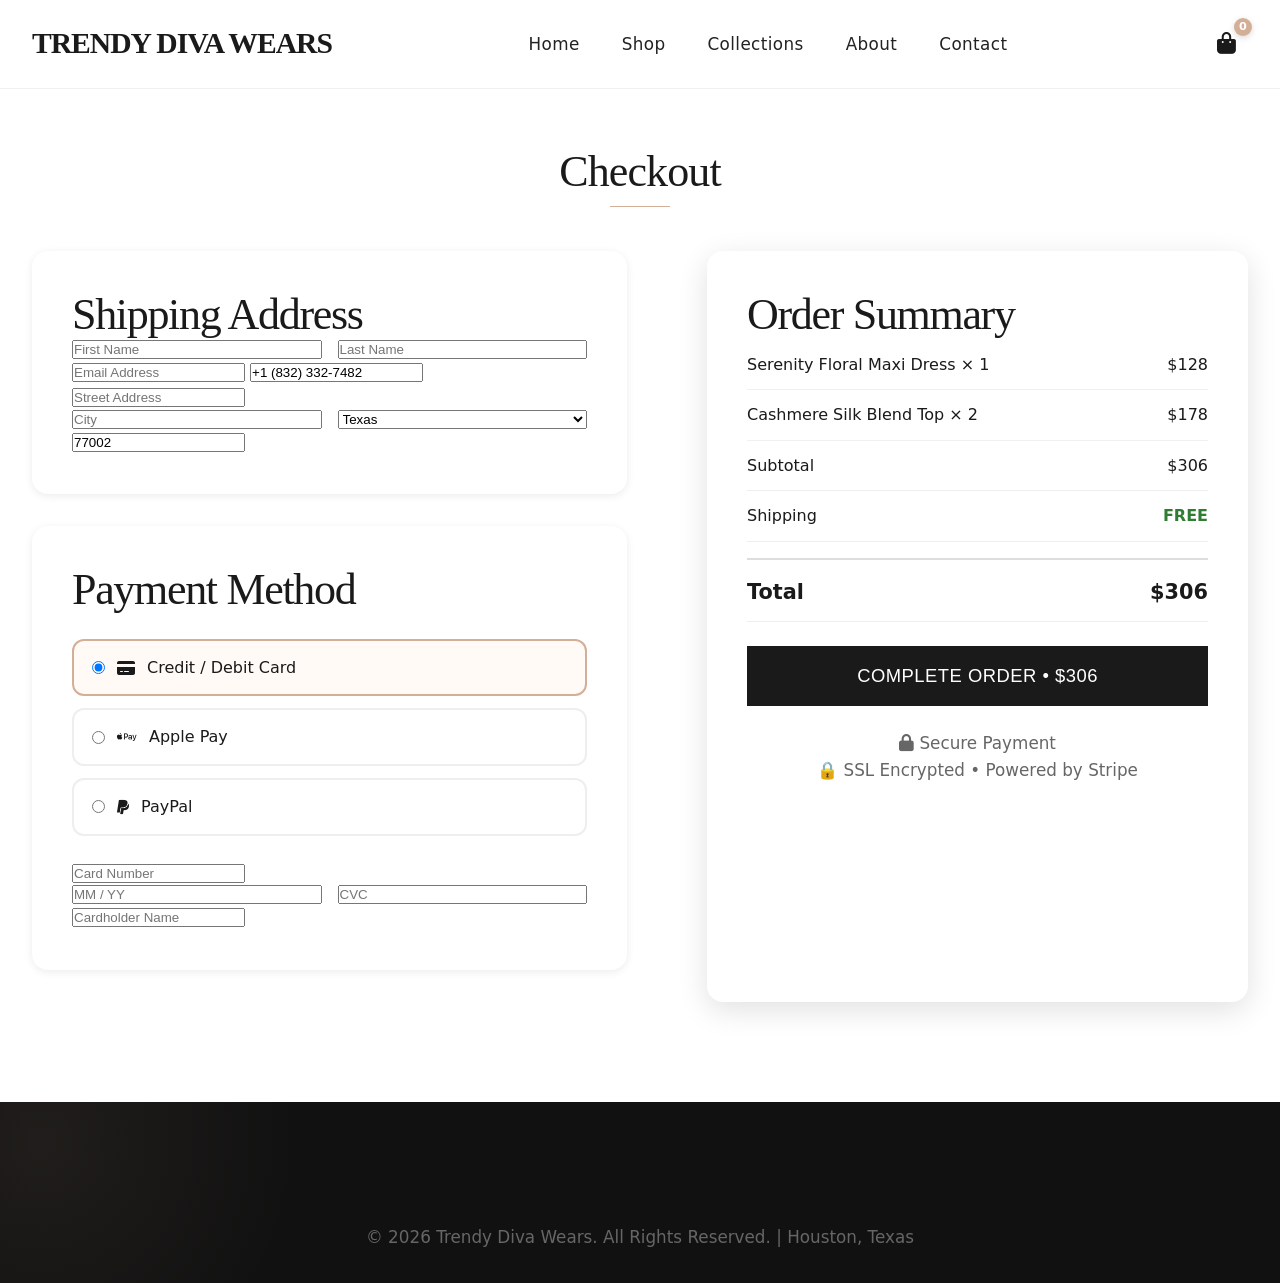
<file: checkout.html>
<!DOCTYPE html>
<html lang="en">
<head>
    <meta charset="UTF-8">
    <meta name="viewport" content="width=device-width, initial-scale=1.0">
    <title>Checkout - Trendy Diva Wears</title>
    
    <link rel="stylesheet" href="css/style.css">
    <link rel="stylesheet" href="https://cdnjs.cloudflare.com/ajax/libs/font-awesome/6.5.1/css/all.min.css">
</head>
<body>

    <!-- Navbar -->
    <nav class="navbar">
        <div class="nav-container">
            <a href="index.html" class="logo">TRENDY DIVA WEARS</a>
            
            <ul class="nav-links" id="navLinks">
                <li><a href="index.html">Home</a></li>
                <li><a href="shop.html">Shop</a></li>
                <li><a href="collections.html">Collections</a></li>
                <li><a href="about.html">About</a></li>
                <li><a href="contact.html">Contact</a></li>
            </ul>

            <div class="nav-actions">
                <a href="cart.html" class="icon-btn cart-icon">
                    <i class="fa-solid fa-bag-shopping"></i>
                    <span class="cart-count">3</span>
                </a>
            </div>

            <div class="hamburger" id="hamburger">
                <span></span><span></span><span></span>
            </div>
        </div>
    </nav>

    <section class="section checkout-section">
        <div class="container">
            <h1 class="section-title">Checkout</h1>

            <div class="checkout-grid">

                <!-- Left Column: Forms -->
                <div class="checkout-forms">

                    <!-- Shipping Information -->
                    <div class="form-section">
                        <h2>Shipping Address</h2>
                        <form id="shippingForm">
                            <div class="form-row">
                                <input type="text" placeholder="First Name" required>
                                <input type="text" placeholder="Last Name" required>
                            </div>
                            <input type="email" placeholder="Email Address" required>
                            <input type="tel" placeholder="Phone Number" value="+1 (832) 332-7482">
                            <input type="text" placeholder="Street Address" required>
                            <div class="form-row">
                                <input type="text" placeholder="City" required>
                                <select required>
                                    <option value="">State</option>
                                    <option value="TX" selected>Texas</option>
                                </select>
                            </div>
                            <input type="text" placeholder="ZIP Code" value="77002" required>
                        </form>
                    </div>

                    <!-- Payment Information -->
                    <div class="form-section">
                        <h2>Payment Method</h2>
                        <div class="payment-options">
                            <label class="payment-option active">
                                <input type="radio" name="payment" checked>
                                <i class="fa-solid fa-credit-card"></i>
                                Credit / Debit Card
                            </label>
                            <label class="payment-option">
                                <input type="radio" name="payment">
                                <i class="fa-brands fa-apple-pay"></i>
                                Apple Pay
                            </label>
                            <label class="payment-option">
                                <input type="radio" name="payment">
                                <i class="fa-brands fa-paypal"></i>
                                PayPal
                            </label>
                        </div>

                        <div class="card-details">
                            <input type="text" placeholder="Card Number" maxlength="19">
                            <div class="form-row">
                                <input type="text" placeholder="MM / YY">
                                <input type="text" placeholder="CVC">
                            </div>
                            <input type="text" placeholder="Cardholder Name">
                        </div>
                    </div>
                </div>

                <!-- Right Column: Order Summary -->
                <div class="order-summary">
                    <h2>Order Summary</h2>
                    
                    <div class="order-items" id="orderItems">
                        <!-- Populated by JS -->
                    </div>

                    <div class="summary-totals">
                        <div class="summary-row">
                            <span>Subtotal</span>
                            <span id="summary-subtotal">$345.00</span>
                        </div>
                        <div class="summary-row">
                            <span>Shipping</span>
                            <span class="free">FREE</span>
                        </div>
                        <div class="summary-row total">
                            <strong>Total</strong>
                            <strong id="summary-total">$345.00</strong>
                        </div>
                    </div>

                    <button onclick="processPayment()" class="btn-primary complete-order-btn">
                        Complete Order • <span id="final-total">$345.00</span>
                    </button>

                    <div class="trust-badges">
                        <p><i class="fa-solid fa-lock"></i> Secure Payment</p>
                        <p>🔒 SSL Encrypted • Powered by Stripe</p>
                    </div>
                </div>
            </div>
        </div>
    </section>

    <!-- Footer -->
    <footer class="footer">
        <div class="container">
            <p style="text-align:center; padding: 2rem 0;">&copy; 2026 Trendy Diva Wears. All Rights Reserved. | Houston, Texas</p>
        </div>
    </footer>

    <script src="js/script.js"></script>
    <script>
        // Sample Cart Items
        let cart = [
            { name: "Serenity Floral Maxi Dress", price: 128, qty: 1 },
            { name: "Cashmere Silk Blend Top", price: 89, qty: 2 }
        ];

        function renderOrderSummary() {
            const container = document.getElementById('orderItems');
            let subtotal = 0;
            let html = '';

            cart.forEach(item => {
                const total = item.price * item.qty;
                subtotal += total;
                html += `
                    <div class="order-item">
                        <span>${item.name} × ${item.qty}</span>
                        <span>$${total}</span>
                    </div>
                `;
            });

            container.innerHTML = html;
            document.getElementById('summary-subtotal').textContent = `$${subtotal}`;
            document.getElementById('summary-total').textContent = `$${subtotal}`;
            document.getElementById('final-total').textContent = `$${subtotal}`;
        }

        function processPayment() {
            const btn = document.querySelector('.complete-order-btn');
            btn.innerHTML = 'Processing... <i class="fa-solid fa-spinner fa-spin"></i>';
            btn.disabled = true;

            setTimeout(() => {
                alert("🎉 Order Placed Successfully!\n\nThank you for shopping with Trendy Diva Wears.\nA confirmation email has been sent.");
                window.location.href = "index.html";
            }, 1800);
        }

        // Initialize
        document.addEventListener('DOMContentLoaded', renderOrderSummary);
    </script>
</body>
</html>
</file>
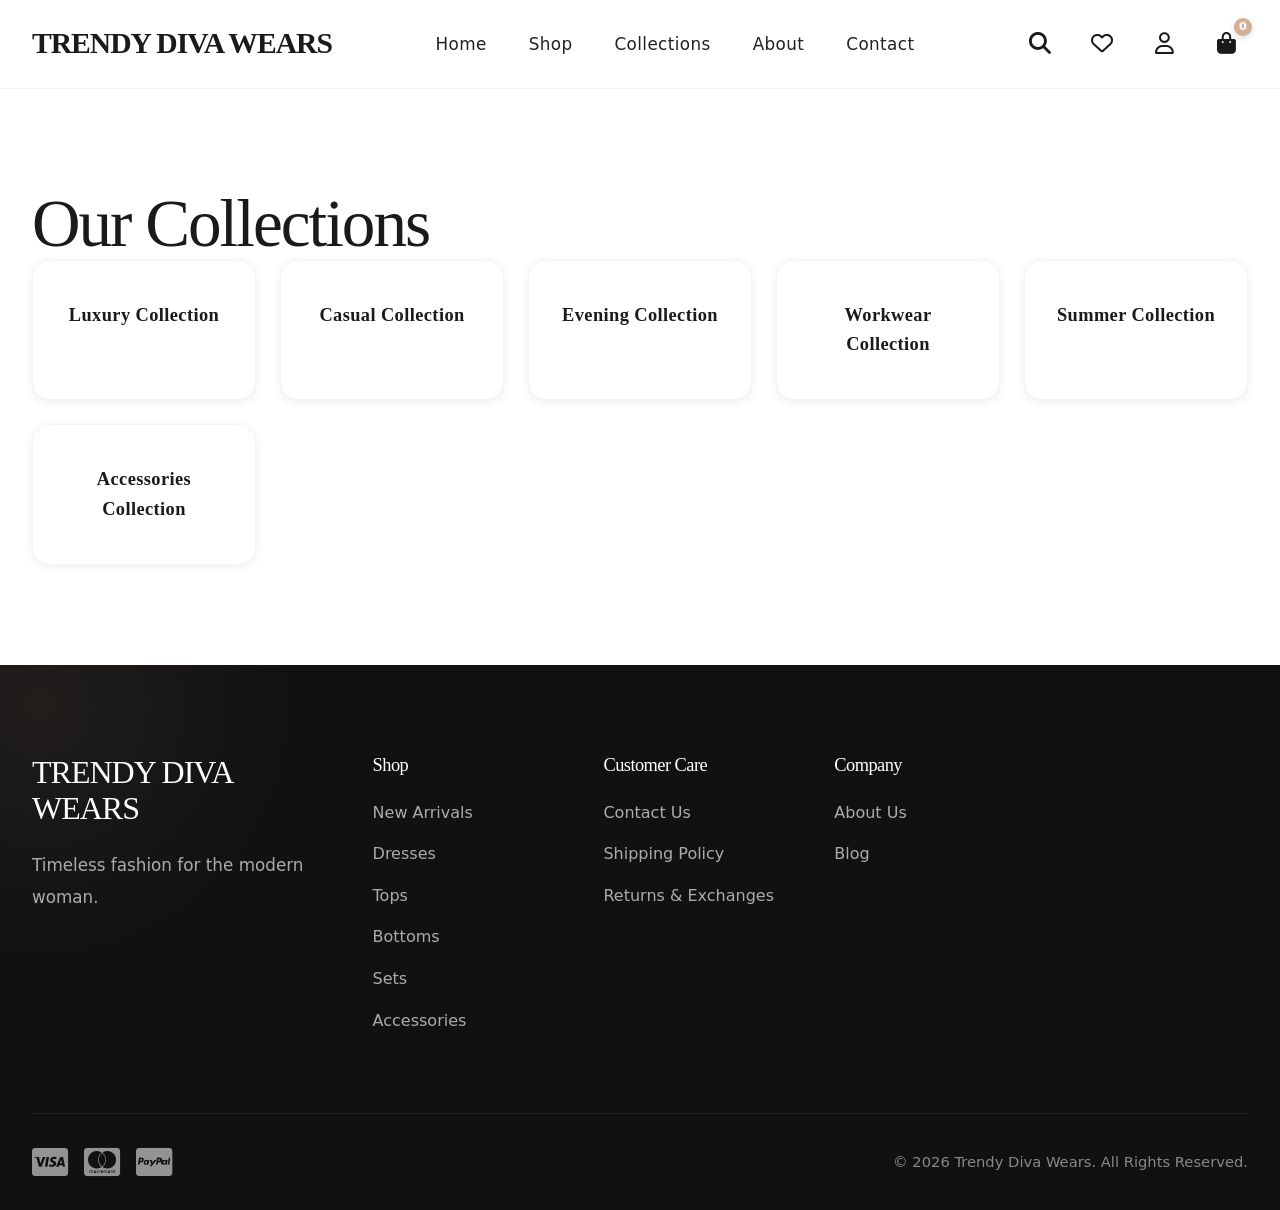
<file: collection.html>
<!DOCTYPE html>
<html lang="en">
<head>
    <meta charset="UTF-8">
    <meta name="viewport" content="width=device-width, initial-scale=1.0">
    <title>Collections - Trendy Diva Wears</title>
    <link rel="stylesheet" href="css/style.css">
    <link rel="stylesheet" href="https://cdnjs.cloudflare.com/ajax/libs/font-awesome/6.5.1/css/all.min.css">
</head>
<body>

    <!-- Navbar -->
    <nav class="navbar">
        <div class="nav-container">
            <a href="index.html" class="logo">TRENDY DIVA WEARS</a>
            <ul class="nav-links" id="navLinks">
                <li><a href="index.html">Home</a></li>
                <li><a href="shop.html">Shop</a></li>
                <li><a href="collections.html">Collections</a></li>
                <li><a href="about.html">About</a></li>
                <li><a href="contact.html">Contact</a></li>
            </ul>
            <div class="nav-actions">
                <a href="#" class="icon-btn search-trigger"><i class="fa-solid fa-magnifying-glass"></i></a>
                <a href="#" class="icon-btn"><i class="fa-regular fa-heart"></i></a>
                <a href="#" class="icon-btn"><i class="fa-regular fa-user"></i></a>
                <a href="#" class="icon-btn cart-icon">
                    <i class="fa-solid fa-bag-shopping"></i>
                    <span class="cart-count">0</span>
                </a>
            </div>
            <div class="hamburger" id="hamburger">
                <span></span><span></span><span></span>
            </div>
        </div>
    </nav>

    <section class="section">
        <div class="container">
            <h1>Our Collections</h1>
            <div class="brands-grid">

                <div class="brand">Luxury Collection</div>
                <div class="brand">Casual Collection</div>
                <div class="brand">Evening Collection</div>
                <div class="brand">Workwear Collection</div>
                <div class="brand">Summer Collection</div>
                <div class="brand">Accessories Collection</div>

            </div>
        </div>
    </section>

    <!-- Footer -->
    <footer class="footer">
        <div class="container">
            <div class="footer-grid">
                <div class="footer-col">
                    <h3>TRENDY DIVA WEARS</h3>
                    <p>Timeless fashion for the modern woman.</p>
                </div>
                <div class="footer-col">
                    <h4>Shop</h4>
                    <a href="shop.html">New Arrivals</a>
                    <a href="shop.html">Dresses</a>
                    <a href="shop.html">Tops</a>
                    <a href="shop.html">Bottoms</a>
                    <a href="shop.html">Sets</a>
                    <a href="shop.html">Accessories</a>
                </div>
                <div class="footer-col">
                    <h4>Customer Care</h4>
                    <a href="contact.html">Contact Us</a>
                    <a href="#">Shipping Policy</a>
                    <a href="#">Returns &amp; Exchanges</a>
                </div>
                <div class="footer-col">
                    <h4>Company</h4>
                    <a href="about.html">About Us</a>
                    <a href="#">Blog</a>
                </div>
            </div>
            <div class="footer-bottom">
                <div class="payment-icons">
                    <i class="fa-brands fa-cc-visa"></i>
                    <i class="fa-brands fa-cc-mastercard"></i>
                    <i class="fa-brands fa-cc-paypal"></i>
                </div>
                <p>&copy; 2026 Trendy Diva Wears. All Rights Reserved.</p>
            </div>
        </div>
    </footer>

    <script src="js/script.js"></script>
</body>
</html>
</file>
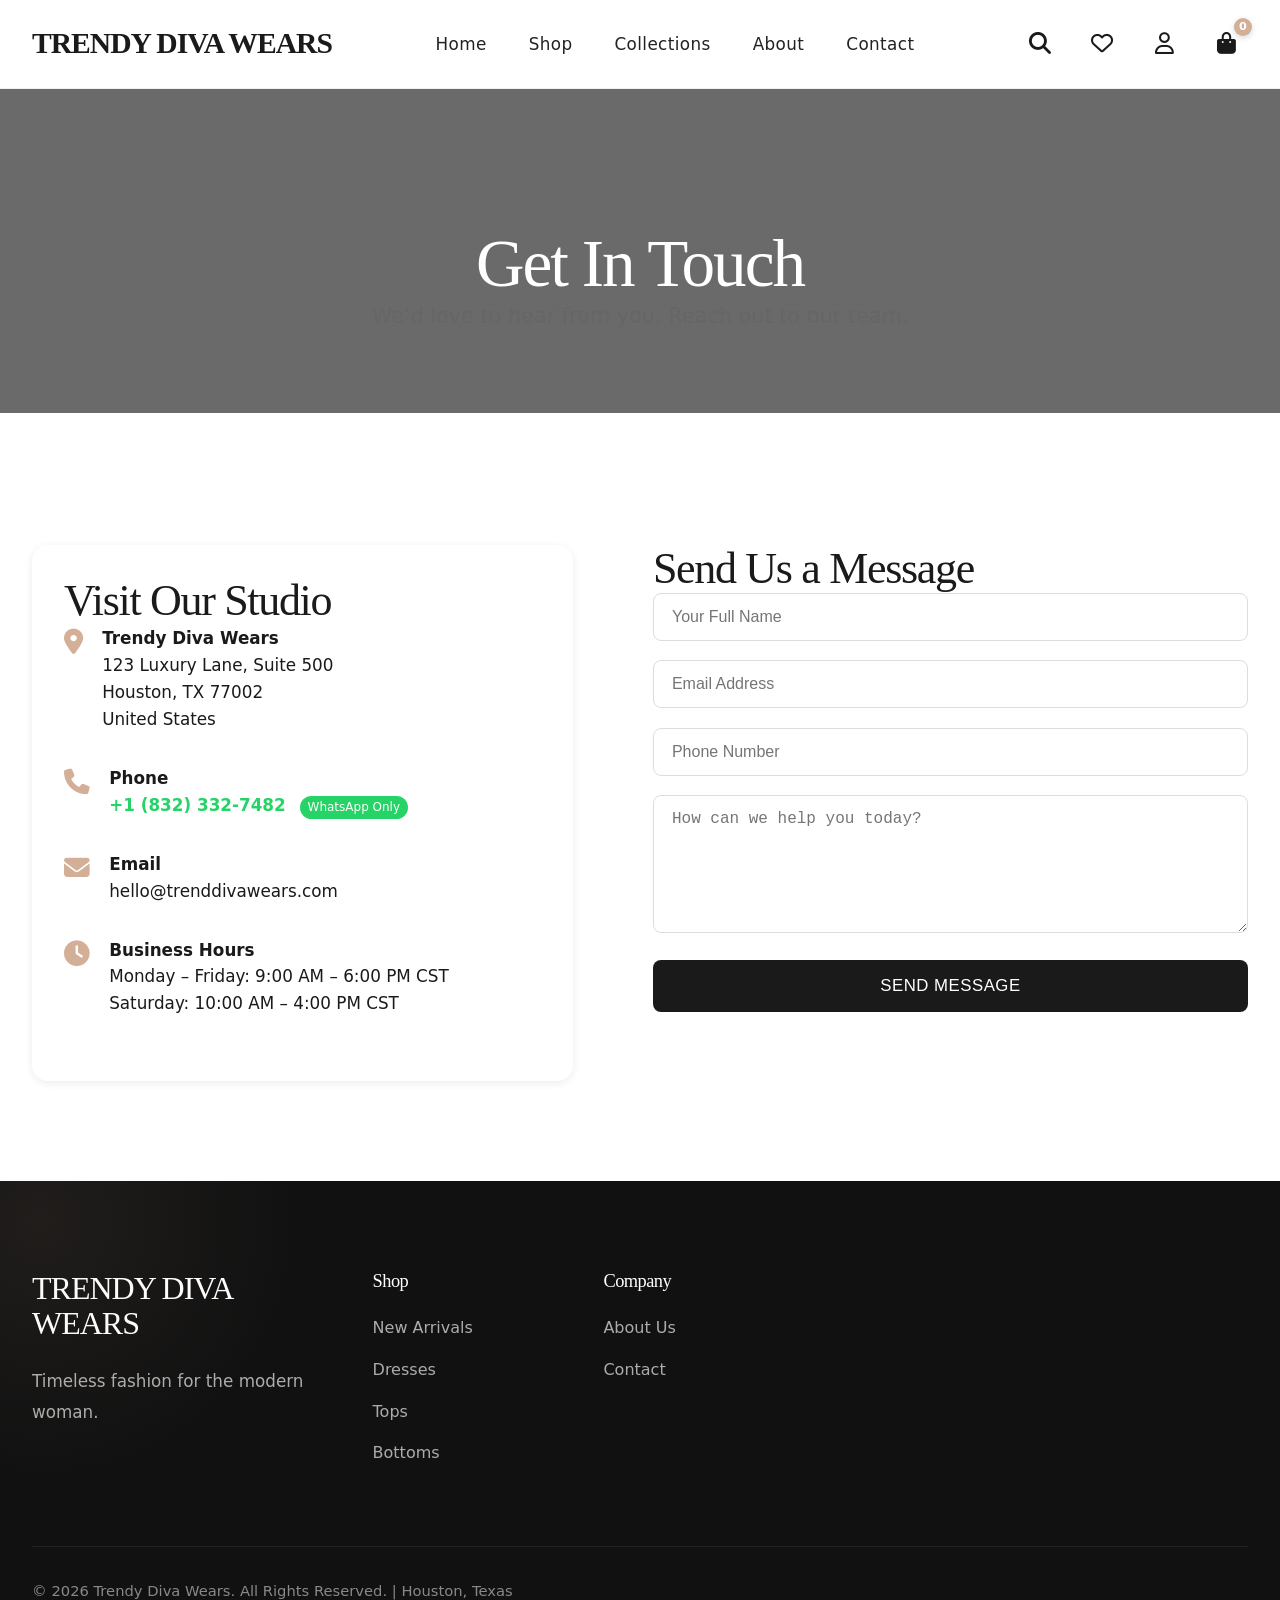
<file: contact.html>
<!DOCTYPE html>
<html lang="en">
<head>
    <meta charset="UTF-8">
    <meta name="viewport" content="width=device-width, initial-scale=1.0">
    <meta name="description" content="Contact Trendy Diva Wears - Premium Women's Fashion">
    <title>Contact Us - Trendy Diva Wears</title>
    
    <link rel="stylesheet" href="css/style.css">
    <link rel="stylesheet" href="https://cdnjs.cloudflare.com/ajax/libs/font-awesome/6.5.1/css/all.min.css">
</head>
<body>

    <!-- Navbar -->
    <nav class="navbar">
        <div class="nav-container">
            <a href="index.html" class="logo">TRENDY DIVA WEARS</a>
            
            <ul class="nav-links" id="navLinks">
                <li><a href="index.html">Home</a></li>
                <li><a href="shop.html">Shop</a></li>
                <li><a href="collection.html">Collections</a></li>
                <li><a href="about.html">About</a></li>
                <li><a href="contact.html">Contact</a></li>
            </ul>

            <div class="nav-actions">
                <a href="#" class="icon-btn search-trigger"><i class="fa-solid fa-magnifying-glass"></i></a>
                <a href="#" class="icon-btn"><i class="fa-regular fa-heart"></i></a>
                <a href="#" class="icon-btn"><i class="fa-regular fa-user"></i></a>
                <a href="#" class="icon-btn cart-icon">
                    <i class="fa-solid fa-bag-shopping"></i>
                    <span class="cart-count">0</span>
                </a>
            </div>

            <div class="hamburger" id="hamburger">
                <span></span><span></span><span></span>
            </div>
        </div>
    </nav>

    <!-- Contact Hero -->
    <section class="contact-hero">
        <div class="container">
            <h1>Get In Touch</h1>
            <p class="lead">We’d love to hear from you. Reach out to our team.</p>
        </div>
    </section>

    <section class="section">
        <div class="container">
            <div class="contact-grid">

                <!-- Contact Information -->
                <div class="contact-info">
                    <h2>Visit Our Studio</h2>
                    <div class="contact-item">
                        <i class="fa-solid fa-location-dot"></i>
                        <div>
                            <strong>Trendy Diva Wears</strong><br>
                            123 Luxury Lane, Suite 500<br>
                            Houston, TX 77002<br>
                            United States
                        </div>
                    </div>

                    <div class="contact-item">
                        <i class="fa-solid fa-phone"></i>
                        <div>
                            <strong>Phone</strong><br>
                            <a href="https://wa.me/18323327482" target="_blank" class="whatsapp-link">
                                +1 (832) 332-7482
                            </a>
                            <span class="whatsapp-badge">WhatsApp Only</span>
                        </div>
                    </div>

                    <div class="contact-item">
                        <i class="fa-solid fa-envelope"></i>
                        <div>
                            <strong>Email</strong><br>
                            <a href="mailto:hello@trenddivawears.com">hello@trenddivawears.com</a>
                        </div>
                    </div>

                    <div class="contact-item">
                        <i class="fa-solid fa-clock"></i>
                        <div>
                            <strong>Business Hours</strong><br>
                            Monday – Friday: 9:00 AM – 6:00 PM CST<br>
                            Saturday: 10:00 AM – 4:00 PM CST
                        </div>
                    </div>
                </div>

                <!-- Contact Form -->
                <div class="contact-form">
                    <h2>Send Us a Message</h2>
                    <form id="contactForm">
                        <div class="form-group">
                            <input type="text" placeholder="Your Full Name" required>
                        </div>
                        <div class="form-group">
                            <input type="email" placeholder="Email Address" required>
                        </div>
                        <div class="form-group">
                            <input type="tel" placeholder="Phone Number">
                        </div>
                        <div class="form-group">
                            <textarea rows="6" placeholder="How can we help you today?" required></textarea>
                        </div>
                        <button type="submit" class="btn-primary">Send Message</button>
                    </form>
                </div>
            </div>
        </div>
    </section>

    <!-- Footer -->
    <footer class="footer">
        <div class="container">
            <div class="footer-grid">
                <div class="footer-col">
                    <h3>TRENDY DIVA WEARS</h3>
                    <p>Timeless fashion for the modern woman.</p>
                </div>
                <div class="footer-col">
                    <h4>Shop</h4>
                    <a href="shop.html">New Arrivals</a>
                    <a href="shop.html">Dresses</a>
                    <a href="shop.html">Tops</a>
                    <a href="shop.html">Bottoms</a>
                </div>
                <div class="footer-col">
                    <h4>Company</h4>
                    <a href="about.html">About Us</a>
                    <a href="contact.html">Contact</a>
                </div>
            </div>
            <div class="footer-bottom">
                <p>&copy; 2026 Trendy Diva Wears. All Rights Reserved. | Houston, Texas</p>
            </div>
        </div>
    </footer>

    <script src="js/script.js"></script>

    <script>
        // WhatsApp Click Tracking (Optional)
        document.querySelectorAll('.whatsapp-link').forEach(link => {
            link.addEventListener('click', () => {
                console.log('WhatsApp opened for business inquiry');
            });
        });

        // Simple form submission alert
        const contactForm = document.getElementById('contactForm');
        if (contactForm) {
            contactForm.addEventListener('submit', function(e) {
                e.preventDefault();
                alert("Thank you! Your message has been received. We'll reply within 24 hours.");
                this.reset();
            });
        }
    </script>
</body>
</html>
</file>
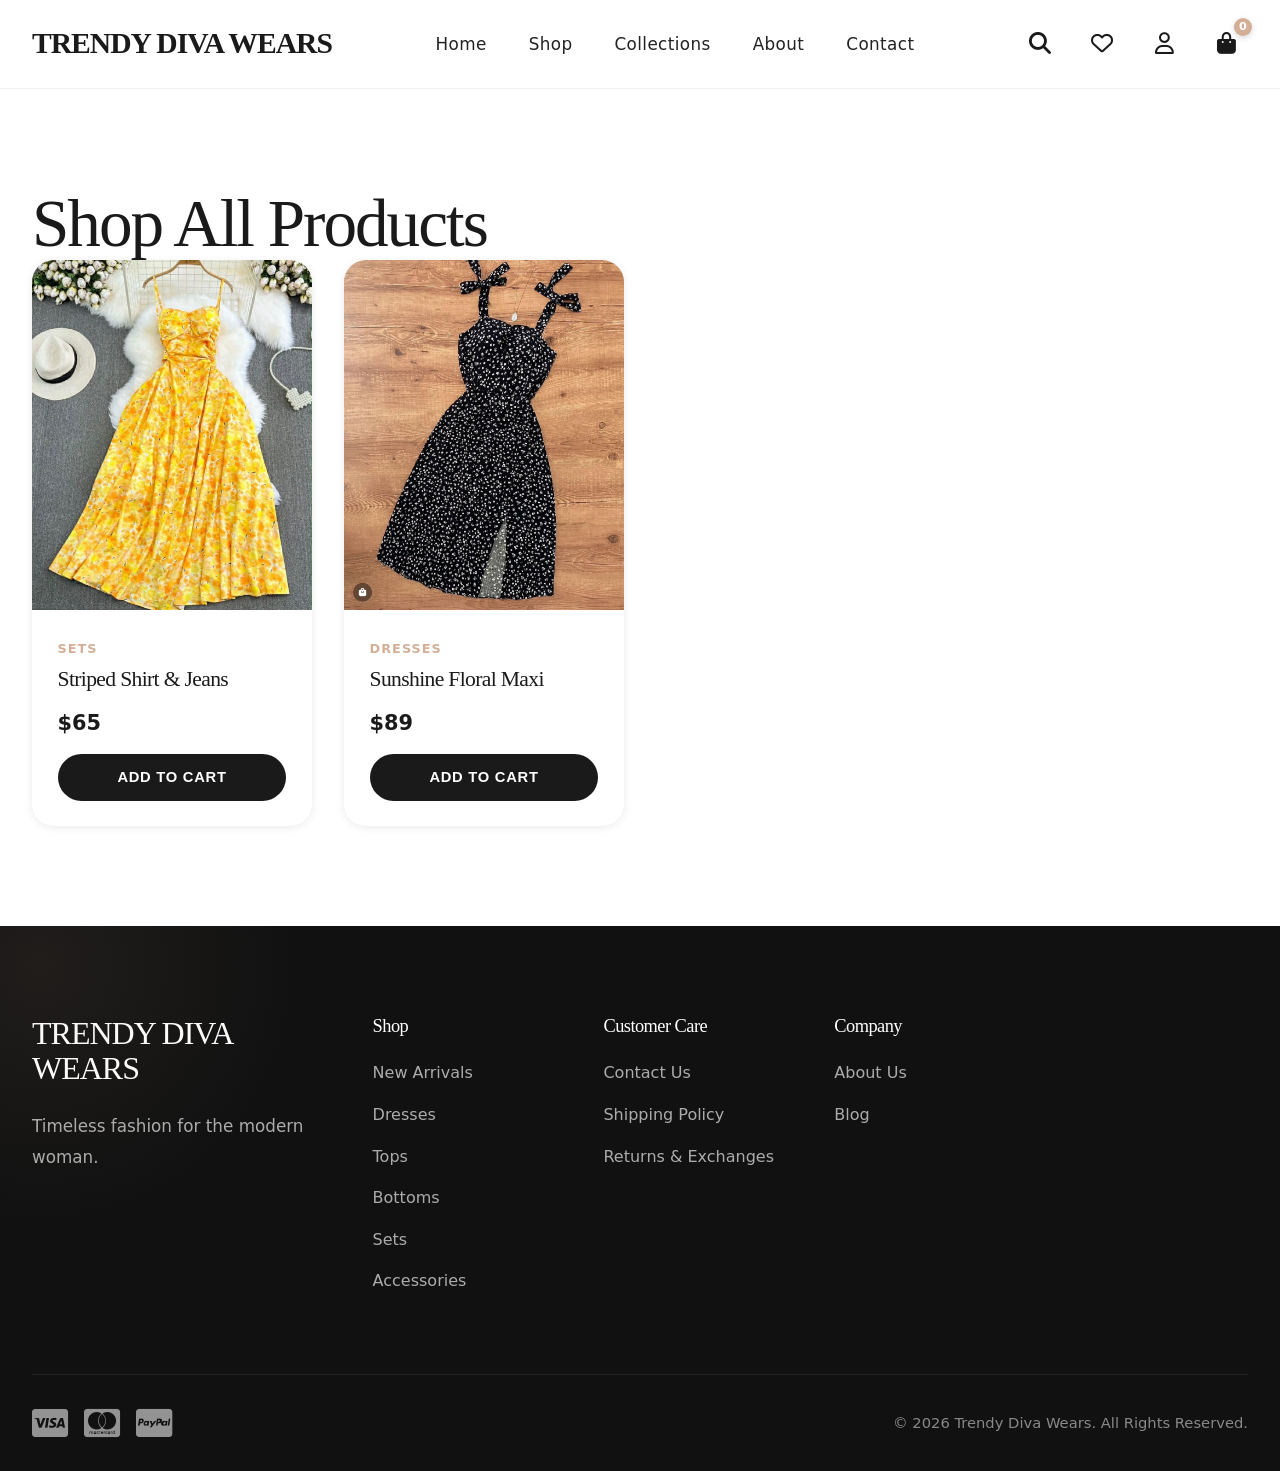
<file: shop.html>
<!DOCTYPE html>
<html lang="en">
<head>
    <meta charset="UTF-8">
    <meta name="viewport" content="width=device-width, initial-scale=1.0">
    <title>Shop - Trendy Diva Wears</title>
    <link rel="stylesheet" href="css/style.css">
    <link rel="stylesheet" href="https://cdnjs.cloudflare.com/ajax/libs/font-awesome/6.5.1/css/all.min.css">
</head>
<body>

    <!-- Navbar -->
    <nav class="navbar">
        <div class="nav-container">
            <a href="index.html" class="logo">TRENDY DIVA WEARS</a>
            <ul class="nav-links" id="navLinks">
                <li><a href="index.html">Home</a></li>
                <li><a href="shop.html">Shop</a></li>
                <li><a href="collections.html">Collections</a></li>
                <li><a href="about.html">About</a></li>
                <li><a href="contact.html">Contact</a></li>
            </ul>
            <div class="nav-actions">
                <a href="#" class="icon-btn search-trigger"><i class="fa-solid fa-magnifying-glass"></i></a>
                <a href="#" class="icon-btn"><i class="fa-regular fa-heart"></i></a>
                <a href="#" class="icon-btn"><i class="fa-regular fa-user"></i></a>
                <a href="#" class="icon-btn cart-icon">
                    <i class="fa-solid fa-bag-shopping"></i>
                    <span class="cart-count">0</span>
                </a>
            </div>
            <div class="hamburger" id="hamburger">
                <span></span><span></span><span></span>
            </div>
        </div>
    </nav>

    <section class="section">
        <div class="container">
            <h1>Shop All Products</h1>
            <div class="products-grid">

                <!-- Example products - add more as needed -->
                <div class="product-card">
                    <div class="product-image">
                        <img src="images/dresses.JPG" alt="Striped Shirt Set" loading="lazy">
                    </div>
                    <div class="product-info">
                        <span class="product-category">Sets</span>
                        <h4>Striped Shirt & Jeans</h4>
                        <div class="price-row">
                            <span class="price">$65</span>
                        </div>
                        <button class="add-to-cart">Add to Cart</button>
                    </div>
                </div>

                <div class="product-card">
                    <div class="product-image">
                        <img src="images/dresses1.JPG" alt="Yellow Floral Dress" loading="lazy">
                    </div>
                    <div class="product-info">
                        <span class="product-category">Dresses</span>
                        <h4>Sunshine Floral Maxi</h4>
                        <div class="price-row">
                            <span class="price">$89</span>
                        </div>
                        <button class="add-to-cart">Add to Cart</button>
                    </div>
                </div>

                <!-- Add more product cards here -->
            </div>
        </div>
    </section>

    <!-- Footer -->
    <footer class="footer">
        <div class="container">
            <div class="footer-grid">
                <div class="footer-col">
                    <h3>TRENDY DIVA WEARS</h3>
                    <p>Timeless fashion for the modern woman.</p>
                </div>
                <div class="footer-col">
                    <h4>Shop</h4>
                    <a href="shop.html">New Arrivals</a>
                    <a href="shop.html">Dresses</a>
                    <a href="shop.html">Tops</a>
                    <a href="shop.html">Bottoms</a>
                    <a href="shop.html">Sets</a>
                    <a href="shop.html">Accessories</a>
                </div>
                <div class="footer-col">
                    <h4>Customer Care</h4>
                    <a href="contact.html">Contact Us</a>
                    <a href="#">Shipping Policy</a>
                    <a href="#">Returns &amp; Exchanges</a>
                </div>
                <div class="footer-col">
                    <h4>Company</h4>
                    <a href="about.html">About Us</a>
                    <a href="#">Blog</a>
                </div>
            </div>
            <div class="footer-bottom">
                <div class="payment-icons">
                    <i class="fa-brands fa-cc-visa"></i>
                    <i class="fa-brands fa-cc-mastercard"></i>
                    <i class="fa-brands fa-cc-paypal"></i>
                </div>
                <p>&copy; 2026 Trendy Diva Wears. All Rights Reserved.</p>
            </div>
        </div>
    </footer>

    <script src="js/script.js"></script>
</body>
</html>
</file>
<file: css/style.css>
/* CSS Reset */
*,
*::before,
*::after {
    margin: 0;
    padding: 0;
    box-sizing: border-box;
}

body {
    font-family: 'Helvetica Neue', system-ui, -apple-system, BlinkMacSystemFont, 'Segoe UI', Roboto, sans-serif;
    line-height: 1.6;
    color: #1a1a1a;
    overflow-x: hidden;
}

img {
    max-width: 100%;
    height: auto;
    display: block;
}

/* CSS Variables */
:root {
    --primary: #1a1a1a;
    --accent: #d4af97;
    --light: #f8f5f2;
    --dark: #111111;
    --gray: #666666;
    --text: #222222;
    
    --font-serif: 'Playfair Display', serif;
    --font-sans: 'Helvetica Neue', system-ui, sans-serif;
    
    --transition: all 0.4s cubic-bezier(0.4, 0, 0.2, 1);
    --transition-fast: all 0.25s cubic-bezier(0.4, 0, 0.2, 1);
    
    --radius-sm: 4px;
    --radius-md: 8px;
    --radius-lg: 16px;
    
    --shadow-sm: 0 2px 8px rgba(0, 0, 0, 0.08);
    --shadow-md: 0 8px 30px rgba(0, 0, 0, 0.12);
    --shadow-lg: 0 20px 60px rgba(0, 0, 0, 0.18);
}

/* Base Styles */
body {
    background-color: #fff;
    font-size: 16px;
    font-weight: 400;
}

.container {
    width: 100%;
    max-width: 1400px;
    margin: 0 auto;
    padding: 0 2rem;
}

.section {
    padding: 100px 0;
}

.section-title {
    font-family: var(--font-serif);
    font-size: 2.75rem;
    font-weight: 500;
    letter-spacing: -0.02em;
    text-align: center;
    margin-bottom: 3.5rem;
    position: relative;
}

.section-title::after {
    content: '';
    position: absolute;
    bottom: -12px;
    left: 50%;
    transform: translateX(-50%);
    width: 60px;
    height: 1px;
    background: var(--accent);
}

/* Typography */
h1, h2, h3, h4 {
    font-family: var(--font-serif);
    font-weight: 500;
    line-height: 1.1;
    letter-spacing: -0.03em;
}

h1 {
    font-size: 4.2rem;
    line-height: 1.05;
}

h2 {
    font-size: 2.75rem;
}

h3 {
    font-size: 1.75rem;
}

h4 {
    font-size: 1.35rem;
}

p {
    color: var(--gray);
    font-size: 1.05rem;
}

a {
    text-decoration: none;
    color: inherit;
    transition: var(--transition);
}

/* Utility Classes */
.fade-up {
    opacity: 0;
    transform: translateY(40px);
    transition: all 0.8s cubic-bezier(0.25, 0.1, 0.25, 1);
}

.fade-up.visible {
    opacity: 1;
    transform: translateY(0);
}

.btn-primary,
.btn-secondary {
    display: inline-block;
    padding: 14px 38px;
    font-size: 1.05rem;
    font-weight: 500;
    letter-spacing: 0.5px;
    text-transform: uppercase;
    border: 1px solid var(--primary);
    transition: var(--transition);
    cursor: pointer;
    position: relative;
    overflow: hidden;
}

.btn-primary {
    background: var(--primary);
    color: white;
}

.btn-primary:hover {
    background: var(--dark);
    color: white;
    transform: translateY(-2px);
}

.btn-secondary {
    background: transparent;
    color: var(--primary);
}

.btn-secondary:hover {
    background: var(--primary);
    color: white;
}

.glass {
    background: rgba(255, 255, 255, 0.85);
    backdrop-filter: blur(20px);
    border: 1px solid rgba(255, 255, 255, 0.6);
}

/* Announcement Bar */
.announcement {
    background: var(--primary);
    color: white;
    text-align: center;
    padding: 12px 0;
    font-size: 0.95rem;
    letter-spacing: 0.5px;
    font-weight: 500;
    position: relative;
    z-index: 1000;
}

/* Premium Sticky Navbar */
.navbar {
    position: sticky;
    top: 0;
    z-index: 1100;
    background: rgba(255, 255, 255, 0.96);
    backdrop-filter: blur(24px);
    border-bottom: 1px solid rgba(0, 0, 0, 0.06);
    transition: var(--transition);
}

.navbar.scrolled {
    padding: 12px 0;
    box-shadow: var(--shadow-sm);
}

.nav-container {
    display: flex;
    align-items: center;
    justify-content: space-between;
    height: 88px;
    max-width: 1400px;
    margin: 0 auto;
    padding: 0 2rem;
}

/* Navigation Links */
.nav-links {
    display: flex;
    list-style: none;
    gap: 42px;
    margin: 0;
}

.nav-links li a {
    font-size: 1.05rem;
    font-weight: 500;
    letter-spacing: 0.4px;
    color: var(--text);
    position: relative;
    padding: 4px 0;
}

.nav-links li a::after {
    content: '';
    position: absolute;
    bottom: 0;
    left: 0;
    width: 0;
    height: 1.5px;
    background: var(--accent);
    transition: var(--transition);
}

.nav-links li a:hover::after {
    width: 100%;
}

/* Logo */
.logo {
    font-family: var(--font-serif);
    font-size: 1.85rem;
    font-weight: 600;
    letter-spacing: -1px;
    color: var(--primary);
    transition: var(--transition);
}

.logo:hover {
    color: var(--accent);
    transform: scale(1.02);
}

/* Navigation Icons */
.nav-actions {
    display: flex;
    align-items: center;
    gap: 18px;
}

.icon-btn {
    width: 44px;
    height: 44px;
    display: flex;
    align-items: center;
    justify-content: center;
    color: var(--primary);
    font-size: 1.35rem;
    border-radius: 50%;
    transition: var(--transition);
    position: relative;
}

.icon-btn:hover {
    background: rgba(0, 0, 0, 0.05);
    transform: scale(1.1);
}

/* Cart Badge */
.cart-icon {
    position: relative;
}

.cart-count {
    position: absolute;
    top: -4px;
    right: -4px;
    background: var(--accent);
    color: white;
    font-size: 0.7rem;
    font-weight: 600;
    width: 18px;
    height: 18px;
    border-radius: 50%;
    display: flex;
    align-items: center;
    justify-content: center;
    line-height: 1;
    box-shadow: 0 2px 6px rgba(0, 0, 0, 0.15);
}

/* Hamburger Menu */
.hamburger {
    display: none;
    flex-direction: column;
    gap: 5px;
    cursor: pointer;
    padding: 8px;
}

.hamburger span {
    width: 26px;
    height: 2px;
    background: var(--primary);
    transition: var(--transition);
    border-radius: 2px;
}

/* Search Modal */
.search-modal {
    position: fixed;
    top: 0;
    left: 0;
    width: 100%;
    height: 100vh;
    background: rgba(0, 0, 0, 0.75);
    display: flex;
    align-items: flex-start;
    justify-content: center;
    padding-top: 120px;
    z-index: 1200;
    opacity: 0;
    visibility: hidden;
    transition: all 0.4s cubic-bezier(0.4, 0, 0.2, 1);
}

.search-modal.show {
    opacity: 1;
    visibility: visible;
}

.search-modal-content {
    width: 100%;
    max-width: 620px;
    background: white;
    border-radius: var(--radius-lg);
    padding: 20px 32px;
    display: flex;
    align-items: center;
    gap: 16px;
    box-shadow: var(--shadow-lg);
    position: relative;
}

.search-modal-content input {
    flex: 1;
    border: none;
    outline: none;
    font-size: 1.35rem;
    font-weight: 400;
    padding: 12px 0;
    background: transparent;
}

.search-modal-content input::placeholder {
    color: #999;
}

.close-search {
    background: none;
    border: none;
    font-size: 1.8rem;
    color: var(--gray);
    cursor: pointer;
    padding: 8px;
    transition: var(--transition);
}

.close-search:hover {
    color: var(--primary);
    transform: rotate(90deg);
}

/* =============================================
   HERO SECTION
============================================= */

.hero{
    position:relative;
    overflow:hidden;
    padding:7rem 0;
    background:
    radial-gradient(circle at top left, rgba(212,175,151,.10), transparent 35%),
    linear-gradient(to bottom,#ffffff,#faf7f4);
}

.hero::before{
    content:"";
    position:absolute;
    width:550px;
    height:550px;
    top:-220px;
    right:-180px;
    border-radius:50%;
    background:rgba(212,175,151,.08);
    filter:blur(25px);
}

.hero::after{
    content:"";
    position:absolute;
    width:320px;
    height:320px;
    bottom:-120px;
    left:-120px;
    border-radius:50%;
    background:rgba(212,175,151,.08);
    filter:blur(18px);
}

.hero-container{
    position:relative;
    z-index:2;
    display:grid;
    grid-template-columns:1fr 1fr;
    align-items:center;
    gap:6rem;
}

.hero-content{
    max-width:620px;
}

.badge{
    display:inline-flex;
    align-items:center;
    gap:.5rem;
    padding:.7rem 1.3rem;
    margin-bottom:2rem;
    border-radius:999px;
    background:rgba(212,175,151,.08);
    border:1px solid rgba(212,175,151,.2);
    color:var(--accent);
    font-size:.8rem;
    font-weight:600;
    letter-spacing:.18em;
    text-transform:uppercase;
}

.hero-content h1{
    font-size:clamp(3.5rem,6vw,5.5rem);
    line-height:1.05;
    margin-bottom:1.5rem;
    color:var(--primary);
}

.hero-content p{
    max-width:540px;
    font-size:1.1rem;
    line-height:1.9;
    color:var(--gray);
    margin-bottom:2.5rem;
}

.hero-buttons{
    display:flex;
    gap:1rem;
    flex-wrap:wrap;
    margin-bottom:2.8rem;
}

.hero-buttons .btn-primary,
.hero-buttons .btn-secondary{
    min-width:190px;
}

.hero-buttons .btn-secondary{
    background:#fff;
}

.hero-buttons .btn-secondary:hover{
    background:var(--accent);
    color:#fff;
}

.trust-proof{
    display:flex;
    align-items:center;
    gap:1rem;
    margin-bottom:2.5rem;
}

.stars{
    color:#D4AF37;
    letter-spacing:2px;
}

.hero-stats{
    display:flex;
    gap:2rem;
    flex-wrap:wrap;
    padding-top:2rem;
    border-top:1px solid rgba(0,0,0,.08);
}

.stat-item{
    display:flex;
    flex-direction:column;
    gap:.4rem;
}

.stat-item strong{
    font-family:var(--font-serif);
    font-size:2rem;
    color:var(--primary);
}

.stat-item span{
    font-size:.9rem;
    color:var(--gray);
    text-transform:uppercase;
    letter-spacing:.08em;
}

.hero-image-wrapper{
    position:relative;
    display:flex;
    justify-content:center;
    align-items:center;
}

.decorative-shape{
    position:absolute;
    width:88%;
    height:88%;
    border-radius:40% 60% 60% 40%;
    background:linear-gradient(
        135deg,
        rgba(212,175,151,.22),
        rgba(212,175,151,.05)
    );
    transform:rotate(-10deg);
}

.hero-model{
    position:relative;
    z-index:2;
    width:100%;
    max-width:540px;
    border-radius:28px;
    box-shadow:0 35px 70px rgba(0,0,0,.18);
    transition:all .6s ease;
}

.hero-model:hover{
    transform:translateY(-8px) scale(1.03);
}

/* Tablet */

@media(max-width:992px){

.hero{
padding:5rem 0;
}

.hero-container{
grid-template-columns:1fr;
text-align:center;
gap:4rem;
}

.hero-content{
max-width:100%;
margin:auto;
}

.hero-content h1,
.hero-content p{
margin-left:auto;
margin-right:auto;
}

.hero-buttons,
.hero-stats,
.trust-proof{
justify-content:center;
}

.hero-image-wrapper{
order:-1;
}

}

/* Mobile */

@media(max-width:768px){

.hero{
padding:4rem 0;
}

.hero-content h1{
font-size:2.8rem;
}

.hero-buttons{
flex-direction:column;
}

.hero-buttons .btn-primary,
.hero-buttons .btn-secondary{
width:100%;
}

.hero-stats{
flex-direction:column;
gap:1.5rem;
}

.hero-model{
max-width:400px;
margin:auto;
}

}




/* ==========================
   BUTTONS
========================== */

.hero-buttons{
    display:flex;
    align-items:center;
    gap:1.2rem;

    flex-wrap:wrap;

    margin-bottom:3rem;
}

.hero-buttons .btn-primary,
.hero-buttons .btn-secondary{
    min-width:190px;
}

/* ==========================
   TRUST
========================== */

.trust-proof{
    display:flex;
    align-items:center;
    gap:1rem;

    margin-bottom:2.5rem;
}

.trust-proof .stars{
    color:#d4af37;
    font-size:1rem;
    letter-spacing:2px;
}

.trust-proof p{
    margin:0;
    font-size:.95rem;
}

/* ==========================
   STATS
========================== */

.hero-stats{
    display:flex;
    gap:3rem;
    flex-wrap:wrap;

    padding-top:2rem;

    border-top:1px solid rgba(0,0,0,.08);
}

.stat-item{
    display:flex;
    flex-direction:column;
    gap:.45rem;
}

.stat-item strong{
    font-family:var(--font-serif);

    font-size:2rem;

    color:var(--primary);

    font-weight:600;
}

.stat-item span{
    font-size:.9rem;

    color:var(--gray);

    text-transform:uppercase;

    letter-spacing:.08em;
}

/* ==========================
   IMAGE
========================== */

.hero-image-wrapper{
    position:relative;

    display:flex;
    justify-content:center;
    align-items:center;
}

.decorative-shape{
    position:absolute;

    width:88%;
    height:88%;

    border-radius:38% 62% 60% 40% / 45% 40% 60% 55%;

    background:linear-gradient(
        135deg,
        rgba(212,175,151,.22),
        rgba(212,175,151,.05)
    );

    filter:blur(0);
}

.hero-model{
    position:relative;
    z-index:2;

    width:100%;
    max-width:540px;

    aspect-ratio:4/5;

    object-fit:cover;

    border-radius:30px;

    box-shadow:
        0 35px 70px rgba(0,0,0,.16);

    transition:
        transform .7s ease,
        box-shadow .7s ease;
}

.hero-model:hover{
    transform:
        translateY(-8px)
        scale(1.02);

    box-shadow:
        0 50px 90px rgba(0,0,0,.22);
}

/* ==========================
   RESPONSIVE
========================== */

@media (max-width:1100px){

    .hero{
        padding:5.5rem 0;
    }

    .hero-container{
        grid-template-columns:1fr;
        text-align:center;
        gap:4rem;
    }

    .hero-content{
        max-width:100%;
    }

    .hero-content h1,
    .hero-content p{
        margin-left:auto;
        margin-right:auto;
    }

    .hero-buttons,
    .trust-proof,
    .hero-stats{
        justify-content:center;
    }

    .hero-image-wrapper{
        order:-1;
    }

}

@media (max-width:768px){

    .hero{
        padding:4rem 0;
    }

    .hero-container{
        padding:0 1.5rem;
    }

    .hero-buttons{
        flex-direction:column;
        align-items:stretch;
    }

    .hero-buttons .btn-primary,
    .hero-buttons .btn-secondary{
        width:100%;
    }

    .hero-stats{
        gap:2rem;
    }

    .stat-item{
        flex:1 1 120px;
    }

}

@media (max-width:480px){

    .hero-content h1{
        font-size:2.8rem;
    }

    .hero-content p{
        font-size:1rem;
    }

    .hero-model{
        border-radius:22px;
    }

}

/* ===========================
   FEATURED CATEGORIES
=========================== */

.categories-section {
    background: #fff;
    padding: 100px 0;
}

.categories-grid {
    display: grid;
    grid-template-columns: repeat(4, 1fr);
    gap: 30px;
    margin-top: 60px;
}

.category-card {
    position: relative;
    overflow: hidden;
    border-radius: 20px;
    box-shadow: var(--shadow-md);
    cursor: pointer;
    transition: var(--transition);
    background: #fff;
}

.category-card:hover {
    transform: translateY(-8px);
    box-shadow: var(--shadow-lg);
}

.category-image-wrapper {
    width: 100%;
    height: 420px;
    overflow: hidden;
}

.category-image-wrapper img {
    width: 100%;
    height: 100%;
    object-fit: cover;
    display: block;
    transition: transform .6s ease;
}

.category-card:hover img {
    transform: scale(1.08);
}

.category-overlay {
    position: absolute;
    left: 0;
    right: 0;
    bottom: 0;
    padding: 30px 20px;
    background: linear-gradient(
        to top,
        rgba(0,0,0,.75),
        rgba(0,0,0,.15),
        transparent
    );
    color: #fff;
}

.category-overlay h3 {
    font-size: 1.8rem;
    color: #fff;
    margin-bottom: 10px;
}

.shop-link {
    color: #fff;
    font-size: .95rem;
    letter-spacing: 1px;
    text-transform: uppercase;
    font-weight: 600;
}

.shop-link:hover {
    color: var(--accent);
}

/* ===========================
   RESPONSIVE
=========================== */

@media (max-width: 992px) {

    .categories-grid {
        grid-template-columns: repeat(2, 1fr);
        gap: 20px;
    }

    .category-image-wrapper {
        height: 340px;
    }

}

@media (max-width: 768px) {

    .categories-grid {
        grid-template-columns: 1fr;
    }

    .category-image-wrapper {
        height: 450px;
    }

}

/* ==========================
   OVERLAY
========================== */

.category-overlay {
    position: absolute;
    inset: 0;

    display: flex;
    flex-direction: column;
    justify-content: flex-end;
    align-items: flex-start;

    padding: 2rem;

    background: linear-gradient(
        to top,
        rgba(0,0,0,.72),
        rgba(0,0,0,.08) 55%,
        transparent
    );

    transition: background .4s ease;
}

.category-card:hover .category-overlay {
    background: linear-gradient(
        to top,
        rgba(0,0,0,.82),
        rgba(0,0,0,.15) 55%,
        transparent
    );
}

/* ==========================
   TEXT
========================== */

.category-overlay h3 {
    color: #fff;
    font-size: 2rem;
    margin-bottom: .75rem;
}

.shop-link {
    display: inline-flex;
    align-items: center;
    gap: .5rem;

    color: #fff;

    font-size: .95rem;
    font-weight: 600;

    letter-spacing: .08em;
    text-transform: uppercase;

    transition: gap .35s ease,
                opacity .35s ease;
}

.shop-link:hover {
    gap: 1rem;
    opacity: .9;
}

/* ==========================
   HOVER ACCENT
========================== */

.category-card::after {
    content: "";

    position: absolute;
    inset: 0;

    border: 1px solid rgba(212,175,151,.35);

    border-radius: inherit;

    opacity: 0;

    transition: opacity .35s ease;
}

.category-card:hover::after {
    opacity: 1;
}

/* ==========================
   RESPONSIVE
========================== */

@media (max-width: 1100px) {

    .categories-grid {
        grid-template-columns: repeat(2, 1fr);
    }

}

@media (max-width: 768px) {

    .categories-section {
        padding: 5rem 0;
    }

    .categories-grid {
        gap: 1.5rem;
    }

    .category-overlay {
        padding: 1.5rem;
    }

    .category-overlay h3 {
        font-size: 1.6rem;
    }

}

@media (max-width: 600px) {

    .categories-grid {
        grid-template-columns: 1fr;
    }

    .category-image-wrapper {
        aspect-ratio: 4 / 5;
    }

}
/* ==========================================================
   NEW ARRIVALS SECTION
   ========================================================== */

.new-arrivals {
    padding: 7rem 0;
    background: var(--light);
}

.products-grid {
    display: grid;
    grid-template-columns: repeat(4, 1fr);
    gap: 2rem;
}

/* ==========================
   PRODUCT CARD
========================== */

.product-card {
    position: relative;
    background: #fff;
    border-radius: 22px;
    overflow: hidden;
    box-shadow: var(--shadow-sm);
    transition:
        transform .45s ease,
        box-shadow .45s ease;
}

.product-card:hover {
    transform: translateY(-10px);
    box-shadow: var(--shadow-lg);
}

/* ==========================
   PRODUCT IMAGE
========================== */

.product-image {
    position: relative;
    overflow: hidden;
    aspect-ratio: 4 / 5;
    background: #f5f5f5;
}

.product-image img {
    width: 100%;
    height: 100%;
    object-fit: cover;
    transition: transform .8s ease;
}

.product-card:hover .product-image img {
    transform: scale(1.08);
}

/* ==========================
   BADGES
========================== */

.product-badges {
    position: absolute;
    top: 1rem;
    left: 1rem;
    display: flex;
    gap: .5rem;
    z-index: 2;
}

.badge-new {
    padding: .45rem .8rem;
    background: var(--primary);
    color: #fff;
    font-size: .72rem;
    font-weight: 600;
    letter-spacing: .08em;
    text-transform: uppercase;
    border-radius: 999px;
}

/* ==========================
   QUICK VIEW
========================== */

.quick-view-btn {
    position: absolute;
    left: 50%;
    bottom: 1.5rem;
    transform: translate(-50%, 20px);

    background: rgba(255,255,255,.96);
    color: var(--primary);

    border: none;
    border-radius: 999px;

    padding: .85rem 1.6rem;

    font-size: .85rem;
    font-weight: 600;
    letter-spacing: .06em;
    text-transform: uppercase;

    cursor: pointer;

    opacity: 0;

    transition: all .35s ease;

    box-shadow: var(--shadow-md);
}

.product-card:hover .quick-view-btn {
    opacity: 1;
    transform: translate(-50%, 0);
}

/* ==========================
   WISHLIST
========================== */

.wishlist-btn {
    position: absolute;
    top: 1rem;
    right: 1rem;

    width: 42px;
    height: 42px;

    border: none;
    border-radius: 50%;

    background: rgba(255,255,255,.95);

    display: flex;
    align-items: center;
    justify-content: center;

    cursor: pointer;

    transition: all .35s ease;

    z-index: 2;
}

.wishlist-btn i {
    font-size: 1rem;
}

.wishlist-btn:hover {
    background: var(--primary);
    color: #fff;
    transform: scale(1.08);
}

/* ==========================
   PRODUCT INFO
========================== */

.product-info {
    padding: 1.6rem;
}

.product-category {
    display: inline-block;

    margin-bottom: .55rem;

    font-size: .8rem;
    letter-spacing: .08em;
    text-transform: uppercase;

    color: var(--accent);

    font-weight: 600;
}

.product-info h4 {
    margin-bottom: .9rem;
    color: var(--primary);
    transition: color .3s ease;
}

.product-card:hover h4 {
    color: var(--accent);
}

/* ==========================
   PRICE
========================== */

.price-row {
    display: flex;
    align-items: center;
    gap: .75rem;

    margin-bottom: .9rem;
}

.price {
    font-size: 1.3rem;
    font-weight: 700;
    color: var(--primary);
}

.old-price {
    font-size: .95rem;
    color: #999;
    text-decoration: line-through;
}

/* ==========================
   RATING
========================== */

.rating {
    color: #d4af37;
    letter-spacing: 2px;
    margin-bottom: 1rem;
    font-size: .9rem;
}

/* ==========================
   COLORS
========================== */

.color-dots {
    display: flex;
    gap: .6rem;
    margin-bottom: 1rem;
}

.color-dot {
    width: 14px;
    height: 14px;
    border-radius: 50%;
    border: 1px solid rgba(0,0,0,.12);
}

.color-dot.pink {
    background: #d8a5ad;
}

.color-dot.beige {
    background: #d8c2a7;
}

.color-dot.black {
    background: #222;
}

/* ==========================
   STOCK
========================== */

.stock-status {
    font-size: .9rem;
    margin-bottom: 1.4rem;
}

.in-stock {
    color: #2e7d32;
    font-weight: 600;
}

/* ==========================
   ADD TO CART
========================== */

.add-to-cart {
    width: 100%;

    border: none;

    background: var(--primary);
    color: #fff;

    padding: .95rem;

    border-radius: 999px;

    font-size: .92rem;
    font-weight: 600;
    letter-spacing: .05em;
    text-transform: uppercase;

    cursor: pointer;

    transition: all .35s ease;
}

.add-to-cart:hover {
    background: var(--dark);
    transform: translateY(-2px);
}

/* ==========================
   RESPONSIVE
========================== */

@media (max-width:1200px){

    .products-grid{
        grid-template-columns:repeat(3,1fr);
    }

}

@media (max-width:900px){

    .products-grid{
        grid-template-columns:repeat(2,1fr);
    }

}

@media (max-width:600px){

    .new-arrivals{
        padding:5rem 0;
    }

    .products-grid{
        grid-template-columns:1fr;
        gap:1.5rem;
    }

    .product-info{
        padding:1.3rem;
    }

}
/* ==========================================================
   PROMO BANNER
   Luxury Editorial Campaign Section
   HTML:
   <section class="promo-banner">
       <div class="container">
           <div class="banner-content">...</div>
       </div>
   </section>
========================================================== */

.promo-banner {
    position: relative;
    overflow: hidden;
    padding: 120px 0;
    margin: 100px 0;
    background:
        linear-gradient(rgba(17,17,17,.45), rgba(17,17,17,.45)),
        url("https://images.unsplash.com/photo-1496747611176-843222e1e57c?auto=format&fit=crop&w=1800&q=80")
        center center/cover no-repeat;
}

.promo-banner::before {
    content: "";
    position: absolute;
    inset: 0;
    background:
        linear-gradient(
            120deg,
            rgba(255,255,255,.06),
            transparent 45%,
            rgba(255,255,255,.03)
        );
    pointer-events: none;
}

.banner-content {
    position: relative;
    z-index: 2;
    max-width: 760px;
    margin: 0 auto;
    text-align: center;
    color: #fff;
}

.banner-content h2 {
    font-family: var(--font-serif);
    font-size: clamp(2.8rem, 5vw, 4.8rem);
    font-weight: 500;
    letter-spacing: -0.03em;
    margin-bottom: 24px;
    color: #fff;
}

.banner-content p {
    max-width: 620px;
    margin: 0 auto 42px;
    font-size: 1.15rem;
    line-height: 1.9;
    color: rgba(255,255,255,.88);
}

.banner-content .btn-primary {
    padding: 18px 48px;
    font-size: .95rem;
    letter-spacing: 2px;
    text-transform: uppercase;
    border-radius: 0;
    background: #fff;
    color: var(--primary);
    border: none;
    box-shadow: 0 18px 40px rgba(0,0,0,.18);
}

.banner-content .btn-primary:hover {
    transform: translateY(-5px);
    background: var(--accent);
    color: #fff;
    box-shadow: 0 26px 55px rgba(0,0,0,.25);
}

/* Large Desktop */

@media (min-width:1600px){

    .promo-banner{
        padding:150px 0;
    }

}

/* Tablet */

@media (max-width:992px){

    .promo-banner{
        padding:90px 0;
        margin:80px 0;
    }

    .banner-content h2{
        font-size:3rem;
    }

}

/* Mobile */

@media (max-width:768px){

    .promo-banner{
        padding:70px 0;
        margin:70px 0;
    }

    .banner-content h2{
        font-size:2.3rem;
    }

    .banner-content p{
        font-size:1rem;
        margin-bottom:32px;
        line-height:1.8;
    }

    .banner-content .btn-primary{
        width:100%;
        max-width:320px;
        padding:16px 28px;
    }

}
/* ============================================= */
/* WHY CHOOSE US SECTION                         */
/* ============================================= */

.why-us {
    background: var(--light);
    position: relative;
    overflow: hidden;
}

.why-us::before {
    content: "";
    position: absolute;
    width: 500px;
    height: 500px;
    background: radial-gradient(circle, rgba(212,175,151,0.08), transparent 70%);
    top: -180px;
    right: -150px;
    pointer-events: none;
}

.features-grid {
    display: grid;
    grid-template-columns: repeat(4, 1fr);
    gap: 2rem;
    margin-top: 4rem;
}

.feature-card {
    background: rgba(255,255,255,0.9);
    backdrop-filter: blur(16px);
    border: 1px solid rgba(212,175,151,0.15);
    border-radius: 22px;
    padding: 3rem 2rem;
    text-align: center;
    transition: var(--transition);
    position: relative;
    overflow: hidden;
    box-shadow: var(--shadow-sm);
}

.feature-card::before {
    content: "";
    position: absolute;
    inset: 0;
    background: linear-gradient(
        180deg,
        rgba(212,175,151,0.08),
        transparent 45%
    );
    opacity: 0;
    transition: var(--transition);
}

.feature-card:hover::before {
    opacity: 1;
}

.feature-card:hover {
    transform: translateY(-12px);
    box-shadow: var(--shadow-lg);
    border-color: rgba(212,175,151,0.35);
}

.feature-icon {
    width: 82px;
    height: 82px;
    margin: 0 auto 2rem;
    border-radius: 50%;
    background: linear-gradient(135deg,#ffffff,var(--light));
    display: flex;
    align-items: center;
    justify-content: center;
    color: var(--accent);
    font-size: 2rem;
    box-shadow: 0 10px 30px rgba(212,175,151,0.15);
    transition: var(--transition);
}

.feature-card:hover .feature-icon {
    transform: translateY(-6px) scale(1.08);
    background: var(--accent);
    color: #fff;
}

.feature-card h3 {
    font-family: var(--font-serif);
    font-size: 1.45rem;
    color: var(--primary);
    margin-bottom: 1rem;
}

.feature-card p {
    color: var(--gray);
    font-size: 0.98rem;
    line-height: 1.8;
    max-width: 270px;
    margin: auto;
}

/* Elegant Divider */

.feature-card::after {
    content: "";
    width: 45px;
    height: 2px;
    background: var(--accent);
    display: block;
    margin: 1.6rem auto 0;
    opacity: .7;
}

/* Hover Animation */

.feature-card:hover h3 {
    color: var(--accent);
}

/* Tablet */

@media (max-width: 1100px) {

    .features-grid {
        grid-template-columns: repeat(2,1fr);
    }

}

/* Mobile */

@media (max-width:768px){

    .why-us{
        padding:80px 0;
    }

    .features-grid{
        grid-template-columns:1fr;
        gap:1.8rem;
    }

    .feature-card{
        padding:2.5rem 1.8rem;
    }

    .feature-icon{
        width:72px;
        height:72px;
        font-size:1.8rem;
    }

    .feature-card h3{
        font-size:1.3rem;
    }

}
/* ============================================= */
/* FEATURED PRODUCTS SECTION                     */
/* ============================================= */

.featured-products {
    background: #fff;
    position: relative;
    overflow: hidden;
}

.featured-products::before {
    content: "";
    position: absolute;
    top: -180px;
    left: -150px;
    width: 420px;
    height: 420px;
    background: radial-gradient(circle, rgba(212,175,151,.08), transparent 70%);
    pointer-events: none;
}

.featured-products .section-title {
    margin-bottom: 4rem;
}

/* Product Grid */

.featured-products .products-grid {
    display: grid;
    grid-template-columns: repeat(4, 1fr);
    gap: 2rem;
}

/* Product Card */

.featured-products .product-card {
    background: #fff;
    border-radius: 20px;
    overflow: hidden;
    transition: var(--transition);
    position: relative;
    box-shadow: var(--shadow-sm);
    border: 1px solid rgba(0,0,0,.05);
}

.featured-products .product-card:hover {
    transform: translateY(-10px);
    box-shadow: var(--shadow-lg);
}

/* Product Image */

.featured-products .product-image {
    position: relative;
    overflow: hidden;
    background: var(--light);
    aspect-ratio: 4/5;
}

.featured-products .product-image img {
    width: 100%;
    height: 100%;
    object-fit: cover;
    transition: transform .7s ease;
}

.featured-products .product-card:hover img {
    transform: scale(1.08);
}

/* Overlay */

.featured-products .product-image::after {
    content: "";
    position: absolute;
    inset: 0;
    background: linear-gradient(to top,
        rgba(0,0,0,.25),
        transparent 60%);
    opacity: 0;
    transition: var(--transition);
}

.featured-products .product-card:hover .product-image::after {
    opacity: 1;
}

/* Badges */

.featured-products .product-badges {
    position: absolute;
    top: 16px;
    left: 16px;
    z-index: 2;
}

.featured-products .badge-new {
    background: var(--primary);
    color: #fff;
    font-size: .75rem;
    letter-spacing: .8px;
    padding: 6px 12px;
    border-radius: 30px;
    font-weight: 600;
}

/* Wishlist */

.featured-products .wishlist-btn {
    position: absolute;
    top: 16px;
    right: 16px;
    width: 44px;
    height: 44px;
    border-radius: 50%;
    border: none;
    background: rgba(255,255,255,.9);
    backdrop-filter: blur(12px);
    display: flex;
    align-items: center;
    justify-content: center;
    cursor: pointer;
    z-index: 2;
    transition: var(--transition);
}

.featured-products .wishlist-btn:hover {
    background: var(--primary);
    color: #fff;
    transform: scale(1.08);
}

/* Quick View */

.featured-products .quick-view-btn {
    position: absolute;
    left: 50%;
    bottom: 22px;
    transform: translate(-50%,30px);
    opacity: 0;
    border: none;
    background: rgba(255,255,255,.95);
    backdrop-filter: blur(16px);
    color: var(--primary);
    padding: 12px 24px;
    border-radius: 40px;
    cursor: pointer;
    font-weight: 600;
    transition: var(--transition);
    z-index: 3;
}

.featured-products .product-card:hover .quick-view-btn {
    opacity: 1;
    transform: translate(-50%,0);
}

/* Product Info */

.featured-products .product-info {
    padding: 1.8rem;
}

.featured-products .product-category {
    display: inline-block;
    color: var(--accent);
    text-transform: uppercase;
    letter-spacing: 1.2px;
    font-size: .75rem;
    font-weight: 600;
    margin-bottom: .8rem;
}

.featured-products .product-info h4 {
    margin-bottom: .9rem;
    font-size: 1.25rem;
    color: var(--primary);
}

.featured-products .price-row {
    display: flex;
    align-items: center;
    gap: .8rem;
    margin-bottom: .9rem;
}

.featured-products .price {
    font-size: 1.3rem;
    font-weight: 700;
    color: var(--primary);
}

.featured-products .old-price {
    color: #999;
    text-decoration: line-through;
}

/* Rating */

.featured-products .rating {
    color: #d4af37;
    font-size: .95rem;
    margin-bottom: 1rem;
}

/* Color Swatches */

.featured-products .color-dots {
    display: flex;
    gap: .55rem;
    margin-bottom: 1rem;
}

.featured-products .color-dot {
    width: 16px;
    height: 16px;
    border-radius: 50%;
    border: 2px solid #fff;
    box-shadow: 0 0 0 1px rgba(0,0,0,.15);
}

.featured-products .pink {
    background: #d8a4b0;
}

.featured-products .beige {
    background: #d9c4b0;
}

.featured-products .black {
    background: #222;
}

/* Stock */

.featured-products .stock-status {
    font-size: .9rem;
    color: #2b8a3e;
    font-weight: 600;
    margin-bottom: 1.4rem;
}

/* Add To Cart */

.featured-products .add-to-cart {
    width: 100%;
    border: none;
    background: var(--primary);
    color: #fff;
    padding: 14px;
    border-radius: 50px;
    cursor: pointer;
    font-weight: 600;
    transition: var(--transition);
}

.featured-products .add-to-cart:hover {
    background: var(--accent);
    color: var(--primary);
    transform: translateY(-2px);
}

/* Tablet */

@media (max-width:1100px){

    .featured-products .products-grid{
        grid-template-columns:repeat(2,1fr);
    }

}

/* Mobile */

@media (max-width:768px){

    .featured-products{
        padding:80px 0;
    }

    .featured-products .products-grid{
        grid-template-columns:1fr;
        gap:1.8rem;
    }

    .featured-products .product-info{
        padding:1.5rem;
    }

    .featured-products .product-info h4{
        font-size:1.15rem;
    }

    .featured-products .price{
        font-size:1.15rem;
    }

}
/* ============================================= */
/* TESTIMONIALS SECTION                          */
/* ============================================= */

.testimonials {
    background: var(--light);
    position: relative;
    overflow: hidden;
}

.testimonials::before {
    content: "";
    position: absolute;
    width: 500px;
    height: 500px;
    top: -220px;
    left: -180px;
    background: radial-gradient(circle,
        rgba(212,175,151,.08),
        transparent 70%);
    pointer-events: none;
}

.testimonials .section-title {
    margin-bottom: 4rem;
}

/* Grid */

.testimonials-grid {
    display: grid;
    grid-template-columns: repeat(3,1fr);
    gap: 2rem;
}

/* Card */

.testimonial-card {
    background: rgba(255,255,255,.92);
    backdrop-filter: blur(20px);
    border: 1px solid rgba(212,175,151,.15);
    border-radius: 24px;
    padding: 2.8rem;
    position: relative;
    text-align: center;
    transition: var(--transition);
    box-shadow: var(--shadow-sm);
}

.testimonial-card:hover {
    transform: translateY(-10px);
    box-shadow: var(--shadow-lg);
    border-color: rgba(212,175,151,.3);
}

/* Decorative Quote */

.testimonial-card::before {
    content: "“";
    position: absolute;
    top: 22px;
    left: 30px;
    font-family: var(--font-serif);
    font-size: 5rem;
    color: rgba(212,175,151,.18);
    line-height: 1;
}

/* Avatar */

.testimonial-avatar {
    width: 88px;
    height: 88px;
    border-radius: 50%;
    object-fit: cover;
    margin: 0 auto 1.5rem;
    border: 4px solid rgba(212,175,151,.18);
    transition: var(--transition);
}

.testimonial-card:hover .testimonial-avatar {
    transform: scale(1.08);
}

/* Stars */

.testimonial-card .stars {
    color: #D4AF37;
    font-size: 1rem;
    letter-spacing: 3px;
    margin-bottom: 1.4rem;
}

/* Review */

.testimonial-card p {
    font-size: 1rem;
    color: var(--gray);
    line-height: 1.9;
    margin-bottom: 2rem;
    font-style: italic;
}

/* Meta */

.testimonial-meta {
    display: flex;
    flex-direction: column;
    align-items: center;
    gap: .45rem;
}

.testimonial-meta strong {
    font-family: var(--font-serif);
    font-size: 1.2rem;
    color: var(--primary);
    font-weight: 600;
}

.verified {
    display: inline-flex;
    align-items: center;
    gap: .3rem;
    background: rgba(212,175,151,.12);
    color: var(--accent);
    padding: 6px 14px;
    border-radius: 50px;
    font-size: .82rem;
    font-weight: 600;
}

.location {
    color: var(--gray);
    font-size: .9rem;
    letter-spacing: .3px;
}

/* Hover Accent */

.testimonial-card:hover strong {
    color: var(--accent);
}

/* Tablet */

@media (max-width:1100px){

    .testimonials-grid{
        grid-template-columns:repeat(2,1fr);
    }

}

/* Mobile */

@media (max-width:768px){

    .testimonials{
        padding:80px 0;
    }

    .testimonials-grid{
        grid-template-columns:1fr;
        gap:1.8rem;
    }

    .testimonial-card{
        padding:2.2rem 1.8rem;
    }

    .testimonial-avatar{
        width:76px;
        height:76px;
    }

    .testimonial-card::before{
        font-size:4rem;
        left:22px;
    }

}
/* ============================================= */
/* BRANDS / COLLECTIONS SECTION                  */
/* ============================================= */

.brands-section {
    background: #fff;
    position: relative;
    overflow: hidden;
    padding: 100px 0;
}

.brands-section::before {
    content: "";
    position: absolute;
    top: -180px;
    right: -180px;
    width: 450px;
    height: 450px;
    background: radial-gradient(circle,
        rgba(212,175,151,.08),
        transparent 70%);
    pointer-events: none;
}

.brands-section .section-title {
    margin-bottom: 4rem;
}

/* Grid */

.brands-grid {
    display: grid;
    grid-template-columns: repeat(5, 1fr);
    gap: 1.5rem;
    align-items: stretch;
}

/* Brand Card */

.brand {
    background: rgba(255,255,255,.92);
    border: 1px solid rgba(212,175,151,.15);
    border-radius: 18px;
    padding: 2.5rem 1.5rem;
    text-align: center;
    font-family: var(--font-serif);
    font-size: 1.15rem;
    font-weight: 600;
    color: var(--primary);
    letter-spacing: .4px;
    cursor: pointer;
    transition: var(--transition);
    box-shadow: var(--shadow-sm);
    position: relative;
    overflow: hidden;
}

/* Hover Glow */

.brand::before {
    content: "";
    position: absolute;
    inset: 0;
    background: linear-gradient(
        135deg,
        rgba(212,175,151,.12),
        transparent
    );
    opacity: 0;
    transition: var(--transition);
}

.brand:hover::before {
    opacity: 1;
}

.brand:hover {
    transform: translateY(-8px);
    box-shadow: var(--shadow-lg);
    border-color: rgba(212,175,151,.35);
    color: var(--accent);
}

/* Elegant Underline */

.brand::after {
    content: "";
    position: absolute;
    bottom: 22px;
    left: 50%;
    transform: translateX(-50%);
    width: 0;
    height: 2px;
    background: var(--accent);
    transition: var(--transition);
}

.brand:hover::after {
    width: 45px;
}

/* Tablet */

@media (max-width:1100px){

    .brands-grid{
        grid-template-columns:repeat(3,1fr);
    }

}

/* Mobile */

@media (max-width:768px){

    .brands-section{
        padding:80px 0;
    }

    .brands-grid{
        grid-template-columns:1fr;
        gap:1.2rem;
    }

    .brand{
        padding:2rem 1.2rem;
        font-size:1.05rem;
    }

}
/* ============================================= */
/* NEWSLETTER SECTION                            */
/* ============================================= */

.newsletter-section {
    background: linear-gradient(135deg, #faf7f4 0%, #f4ede7 100%);
    position: relative;
    overflow: hidden;
    padding: 110px 0;
}

.newsletter-section::before {
    content: "";
    position: absolute;
    top: -220px;
    left: -220px;
    width: 520px;
    height: 520px;
    background: radial-gradient(circle,
        rgba(212,175,151,.10),
        transparent 70%);
    pointer-events: none;
}

.newsletter-section::after {
    content: "";
    position: absolute;
    bottom: -220px;
    right: -220px;
    width: 450px;
    height: 450px;
    background: radial-gradient(circle,
        rgba(212,175,151,.08),
        transparent 70%);
    pointer-events: none;
}

/* Newsletter Box */

.newsletter-box {
    max-width: 900px;
    margin: auto;
    background: rgba(255,255,255,.88);
    backdrop-filter: blur(24px);
    border: 1px solid rgba(212,175,151,.18);
    border-radius: 28px;
    padding: 5rem;
    text-align: center;
    box-shadow: var(--shadow-lg);
    position: relative;
    overflow: hidden;
}

.newsletter-box::before {
    content: "";
    position: absolute;
    inset: 0;
    background: linear-gradient(
        180deg,
        rgba(212,175,151,.08),
        transparent 45%
    );
    pointer-events: none;
}

/* Heading */

.newsletter-box h2 {
    font-family: var(--font-serif);
    font-size: 3rem;
    color: var(--primary);
    margin-bottom: 1rem;
}

.newsletter-box p {
    max-width: 600px;
    margin: 0 auto 2.8rem;
    color: var(--gray);
    font-size: 1.05rem;
    line-height: 1.9;
}

/* Form */

#newsletterForm {
    display: flex;
    gap: 1rem;
    max-width: 700px;
    margin: auto;
}

/* Input */

#newsletterForm input {
    flex: 1;
    height: 62px;
    border: 1px solid rgba(212,175,151,.25);
    background: rgba(255,255,255,.95);
    border-radius: 999px;
    padding: 0 1.6rem;
    font-size: 1rem;
    color: var(--primary);
    transition: var(--transition);
}

#newsletterForm input::placeholder {
    color: #999;
}

#newsletterForm input:focus {
    outline: none;
    border-color: var(--accent);
    box-shadow: 0 0 0 5px rgba(212,175,151,.12);
}

/* Button */

#newsletterForm .btn-primary {
    min-width: 190px;
    border-radius: 999px;
}

#newsletterForm .btn-primary:hover {
    transform: translateY(-3px);
}

/* Secure Note */

.secure-note {
    margin-top: 2rem;
    display: inline-flex;
    align-items: center;
    gap: .6rem;
    color: var(--gray);
    font-size: .92rem;
}

.secure-note i {
    color: #2E7D32;
    font-size: 1rem;
}

/* Tablet */

@media (max-width:992px){

    .newsletter-box{
        padding:4rem 2.5rem;
    }

    .newsletter-box h2{
        font-size:2.5rem;
    }

}

/* Mobile */

@media (max-width:768px){

    .newsletter-section{
        padding:80px 0;
    }

    .newsletter-box{
        padding:3rem 1.5rem;
        border-radius:22px;
    }

    .newsletter-box h2{
        font-size:2rem;
    }

    .newsletter-box p{
        margin-bottom:2rem;
    }

    #newsletterForm{
        flex-direction:column;
    }

    #newsletterForm input,
    #newsletterForm .btn-primary{
        width:100%;
    }

}
/* ============================================= */
/* INSTAGRAM SECTION                             */
/* ============================================= */

.instagram-section {
    background: #ffffff;
    position: relative;
    overflow: hidden;
    padding: 110px 0;
}

.instagram-section::before {
    content: "";
    position: absolute;
    top: -220px;
    right: -220px;
    width: 520px;
    height: 520px;
    background: radial-gradient(circle,
        rgba(212,175,151,.08),
        transparent 70%);
    pointer-events: none;
}

.instagram-section .section-title {
    margin-bottom: 1rem;
}

.instagram-section .section-title::after {
    bottom: -14px;
}

/* Grid */

.instagram-grid {
    display: grid;
    grid-template-columns: repeat(3, 1fr);
    gap: 1.5rem;
    margin-top: 4rem;
}

/* Card */

.insta-card {
    position: relative;
    overflow: hidden;
    border-radius: 22px;
    aspect-ratio: 1 / 1;
    cursor: pointer;
    box-shadow: var(--shadow-sm);
    transition: var(--transition);
    background: var(--light);
}

.insta-card:hover {
    transform: translateY(-8px);
    box-shadow: var(--shadow-lg);
}

/* Image */

.insta-card img {
    width: 100%;
    height: 100%;
    object-fit: cover;
    transition: transform .7s ease;
}

.insta-card:hover img {
    transform: scale(1.1);
}

/* Overlay */

.insta-overlay {
    position: absolute;
    inset: 0;
    background: linear-gradient(
        to top,
        rgba(17,17,17,.88),
        rgba(17,17,17,.18)
    );
    display: flex;
    flex-direction: column;
    align-items: center;
    justify-content: center;
    gap: .8rem;
    color: #fff;
    opacity: 0;
    transition: var(--transition);
}

.insta-card:hover .insta-overlay {
    opacity: 1;
}

/* Instagram Icon */

.insta-overlay i {
    width: 72px;
    height: 72px;
    border-radius: 50%;
    background: rgba(255,255,255,.15);
    backdrop-filter: blur(18px);
    display: flex;
    align-items: center;
    justify-content: center;
    font-size: 2rem;
    transition: var(--transition);
}

.insta-card:hover .insta-overlay i {
    transform: scale(1.1) rotate(8deg);
    background: rgba(255,255,255,.22);
}

/* Text */

.insta-overlay span {
    font-size: 1rem;
    font-weight: 600;
    letter-spacing: .8px;
    text-transform: uppercase;
}

/* Hover Border */

.insta-card::after {
    content: "";
    position: absolute;
    inset: 14px;
    border: 1px solid rgba(255,255,255,.45);
    border-radius: 16px;
    opacity: 0;
    transform: scale(.95);
    transition: var(--transition);
}

.insta-card:hover::after {
    opacity: 1;
    transform: scale(1);
}

/* Tablet */

@media (max-width:992px){

    .instagram-grid{
        grid-template-columns:repeat(2,1fr);
    }

}

/* Mobile */

@media (max-width:768px){

    .instagram-section{
        padding:80px 0;
    }

    .instagram-grid{
        grid-template-columns:1fr;
        gap:1.2rem;
    }

    .insta-overlay i{
        width:60px;
        height:60px;
        font-size:1.6rem;
    }

    .insta-overlay span{
        font-size:.9rem;
    }

}
/* ============================================= */
/* FOOTER                                        */
/* ============================================= */

.footer {
    background: #111111;
    color: rgba(255,255,255,.75);
    position: relative;
    overflow: hidden;
    padding-top: 90px;
}

.footer::before {
    content: "";
    position: absolute;
    top: -220px;
    left: -220px;
    width: 520px;
    height: 520px;
    background: radial-gradient(circle,
        rgba(212,175,151,.08),
        transparent 70%);
    pointer-events: none;
}

/* Footer Grid */

.footer-grid {
    display: grid;
    grid-template-columns: 1.6fr repeat(4, 1fr);
    gap: 3rem;
    padding-bottom: 4rem;
    border-bottom: 1px solid rgba(255,255,255,.08);
}

/* Columns */

.footer-col h3,
.footer-col h4 {
    color: #fff;
    margin-bottom: 1.5rem;
    font-family: var(--font-serif);
}

.footer-col h3 {
    font-size: 2rem;
    letter-spacing: -1px;
}

.footer-col h4 {
    font-size: 1.15rem;
}

.footer-col p {
    color: rgba(255,255,255,.65);
    line-height: 1.9;
    max-width: 280px;
}

/* Links */

.footer-col a {
    display: block;
    margin-bottom: 1rem;
    color: rgba(255,255,255,.65);
    transition: var(--transition);
    position: relative;
    width: fit-content;
}

.footer-col a::after {
    content: "";
    position: absolute;
    left: 0;
    bottom: -3px;
    width: 0;
    height: 1px;
    background: var(--accent);
    transition: var(--transition);
}

.footer-col a:hover {
    color: #fff;
    transform: translateX(6px);
}

.footer-col a:hover::after {
    width: 100%;
}

/* Footer Bottom */

.footer-bottom {
    display: flex;
    justify-content: space-between;
    align-items: center;
    padding: 2rem 0;
    gap: 2rem;
    flex-wrap: wrap;
}

/* Social Icons */

.social-icons {
    display: flex;
    gap: 1rem;
}

.social-icons a {
    width: 46px;
    height: 46px;
    border-radius: 50%;
    border: 1px solid rgba(255,255,255,.1);
    display: flex;
    align-items: center;
    justify-content: center;
    color: rgba(255,255,255,.75);
    font-size: 1.1rem;
    transition: var(--transition);
}

.social-icons a:hover {
    background: var(--accent);
    color: #fff;
    border-color: var(--accent);
    transform: translateY(-5px);
}

/* Payment Icons */

.payment-icons {
    display: flex;
    align-items: center;
    gap: 1rem;
    font-size: 2rem;
    color: rgba(255,255,255,.55);
}

.payment-icons i {
    transition: var(--transition);
}

.payment-icons i:hover {
    color: var(--accent);
    transform: translateY(-3px);
}

/* Copyright */

.footer-bottom p {
    color: rgba(255,255,255,.5);
    font-size: .92rem;
}

/* Tablet */

@media (max-width:1100px){

    .footer-grid{
        grid-template-columns:repeat(2,1fr);
    }

}

/* Mobile */

@media (max-width:768px){

    .footer{
        padding-top:70px;
    }

    .footer-grid{
        grid-template-columns:1fr;
        gap:2.5rem;
    }

    .footer-bottom{
        flex-direction:column;
        text-align:center;
    }

    .payment-icons{
        justify-content:center;
        flex-wrap:wrap;
    }

    .social-icons{
        justify-content:center;
    }

}
/* ============================================= */
/* BACK TO TOP BUTTON                            */
/* ============================================= */

.back-to-top {
    position: fixed;
    right: 32px;
    bottom: 32px;
    width: 58px;
    height: 58px;
    border: none;
    border-radius: 50%;
    background: rgba(255, 255, 255, 0.92);
    backdrop-filter: blur(18px);
    -webkit-backdrop-filter: blur(18px);
    color: var(--primary);
    display: flex;
    align-items: center;
    justify-content: center;
    font-size: 1.2rem;
    cursor: pointer;
    box-shadow: var(--shadow-md);
    z-index: 1000;

    opacity: 0;
    visibility: hidden;
    transform: translateY(20px) scale(0.9);

    transition:
        opacity .35s ease,
        transform .35s ease,
        background .3s ease,
        color .3s ease,
        box-shadow .3s ease;
}

.back-to-top.show {
    opacity: 1;
    visibility: visible;
    transform: translateY(0) scale(1);
}

.back-to-top:hover {
    background: var(--primary);
    color: #fff;
    transform: translateY(-6px);
    box-shadow: var(--shadow-lg);
}

.back-to-top:active {
    transform: translateY(-2px) scale(0.96);
}

.back-to-top:focus-visible {
    outline: 2px solid var(--accent);
    outline-offset: 4px;
}

.back-to-top i {
    transition: transform .3s ease;
}

.back-to-top:hover i {
    transform: translateY(-3px);
}

/* Tablet */
@media (max-width: 992px) {
    .back-to-top {
        right: 24px;
        bottom: 24px;
        width: 54px;
        height: 54px;
    }
}

/* Mobile */
@media (max-width: 768px) {
    .back-to-top {
        right: 18px;
        bottom: 18px;
        width: 50px;
        height: 50px;
        font-size: 1rem;
    }
}

/* Reduced Motion */
@media (prefers-reduced-motion: reduce) {
    .back-to-top,
    .back-to-top i {
        transition: none;
    }
}
/* ============================================= */
/* RESPONSIVE DESIGN                             */
/* ============================================= */

/* ---------- Large Tablets (1200px) ---------- */
@media (max-width: 1200px) {

    .container,
    .nav-container {
        padding-inline: 1.5rem;
    }

    .hero-container {
        gap: 4rem;
    }

    .products-grid,
    .categories-grid,
    .features-grid,
    .brands-grid,
    .instagram-grid,
    .testimonials-grid,
    .footer-grid {
        gap: 2rem;
    }
}

/* ---------- Tablets (992px) ---------- */
@media (max-width: 992px) {

    .section {
        padding: 80px 0;
    }

    .hero-container {
        grid-template-columns: 1fr;
        text-align: center;
        gap: 3rem;
    }

    .hero-buttons,
    .hero-stats,
    .trust-proof {
        justify-content: center;
    }

    .products-grid,
    .categories-grid,
    .features-grid,
    .instagram-grid {
        grid-template-columns: repeat(2, 1fr);
    }

    .brands-grid,
    .testimonials-grid,
    .footer-grid {
        grid-template-columns: repeat(2, 1fr);
    }

    .newsletter-box {
        padding: 3rem;
    }
}

/* ---------- Mobile (768px) ---------- */
@media (max-width: 768px) {

    h1 {
        font-size: 3rem;
    }

    h2 {
        font-size: 2.2rem;
    }

    .section {
        padding: 70px 0;
    }

    .container,
    .nav-container {
        padding-inline: 1rem;
    }

    .nav-links {
        position: fixed;
        top: 88px;
        left: -100%;
        width: 100%;
        background: #fff;
        flex-direction: column;
        gap: 1.8rem;
        padding: 2rem;
        transition: .35s;
        box-shadow: var(--shadow-md);
    }

    .nav-links.active {
        left: 0;
    }

    .hamburger {
        display: flex;
    }

    .hero-buttons {
        flex-direction: column;
        width: 100%;
    }

    .hero-buttons .btn-primary,
    .hero-buttons .btn-secondary {
        width: 100%;
    }

    .hero-stats {
        flex-direction: column;
        gap: 1.5rem;
    }

    .products-grid,
    .categories-grid,
    .features-grid,
    .brands-grid,
    .instagram-grid,
    .testimonials-grid,
    .footer-grid {
        grid-template-columns: 1fr;
    }

    .newsletter-box form {
        flex-direction: column;
    }

    .newsletter-box input,
    .newsletter-box button {
        width: 100%;
    }

    .footer-bottom {
        flex-direction: column;
        text-align: center;
        gap: 1rem;
    }

    .search-modal-content {
        width: calc(100% - 2rem);
        padding: 1rem 1.2rem;
    }

    .promo-banner {
        text-align: center;
    }
}

/* ---------- Small Phones (576px) ---------- */
@media (max-width: 576px) {

    h1 {
        font-size: 2.4rem;
    }

    h2 {
        font-size: 1.9rem;
    }

    p {
        font-size: .95rem;
    }

    .section-title {
        margin-bottom: 2.5rem;
    }

    .btn-primary,
    .btn-secondary {
        padding: 14px 24px;
        font-size: .95rem;
    }

    .announcement {
        font-size: .8rem;
    }

    .logo {
        font-size: 1.5rem;
    }

    .icon-btn {
        width: 40px;
        height: 40px;
        font-size: 1.1rem;
    }

    .hero-image-wrapper {
        max-width: 340px;
        margin: auto;
    }

    .product-card {
        width: 100%;
    }

    .newsletter-box {
        padding: 2rem 1.5rem;
    }
}

/* ---------- Reduced Motion ---------- */
@media (prefers-reduced-motion: reduce) {

    *,
    *::before,
    *::after {
        animation: none !important;
        transition: none !important;
        scroll-behavior: auto !important;
    }
}
.categories-section {
    padding-bottom: 60px;   /* Reduce bottom space */
}

.categories-grid {
    margin-bottom: 0;
}
/* Mobile Menu */
.nav-links {
    display: flex;
    list-style: none;
    gap: 42px;
    margin: 0;
}

@media (max-width: 768px) {
    .nav-links {
        position: fixed;
        top: 88px;
        left: -100%;
        width: 100%;
        height: calc(100vh - 88px);
        background: white;
        flex-direction: column;
        align-items: center;
        justify-content: flex-start;
        padding-top: 60px;
        gap: 30px;
        transition: all 0.4s ease;
        box-shadow: 0 10px 20px rgba(0,0,0,0.1);
    }

    .nav-links.active {
        left: 0;
    }

    .hamburger {
        display: flex;
    }

    .hamburger.active span:nth-child(1) {
        transform: rotate(45deg) translate(5px, 5px);
    }

    .hamburger.active span:nth-child(2) {
        opacity: 0;
    }

    .hamburger.active span:nth-child(3) {
        transform: rotate(-45deg) translate(7px, -6px);
    }
}
/* Hamburger Menu */
.hamburger {
    display: none;
    flex-direction: column;
    gap: 5px;
    cursor: pointer;
    padding: 8px;
}

.hamburger span {
    width: 26px;
    height: 3px;
    background: #1a1a1a;
    transition: all 0.3s ease;
    border-radius: 2px;
}

@media (max-width: 768px) {
    .hamburger {
        display: flex;
    }
}

/* Active State (X shape) */
.hamburger.active span:nth-child(1) {
    transform: rotate(45deg) translate(5px, 5px);
}

.hamburger.active span:nth-child(2) {
    opacity: 0;
}

.hamburger.active span:nth-child(3) {
    transform: rotate(-45deg) translate(6px, -6px);
}
/* About & Contact Pages */
.about-content, .contact-content {
    max-width: 800px;
    margin: 0 auto;
    line-height: 1.8;
}

.about-content h1, .contact-content h1 {
    text-align: center;
    margin-bottom: 2rem;
}

/* Contact Form */
.contact-form input,
.contact-form textarea {
    width: 100%;
    padding: 12px 16px;
    margin-bottom: 1rem;
    border: 1px solid #ddd;
    border-radius: 8px;
    font-size: 1rem;
}

.contact-form button {
    width: 100%;
    padding: 14px;
    background: var(--primary);
    color: white;
    border: none;
    border-radius: 8px;
    font-size: 1.05rem;
    cursor: pointer;
}

/* Shop & Collections Grid */
.shop-grid {
    display: grid;
    grid-template-columns: repeat(auto-fit, minmax(280px, 1fr));
    gap: 2rem;
}

/* Responsive for new pages */
@media (max-width: 768px) {
    .about-content, .contact-content {
        padding: 0 1rem;
    }
}
/* Additional Styles for About, Contact, Shop & Collections */

.contact-content, .about-content {
    max-width: 900px;
    margin: 0 auto;
    text-align: center;
}

.contact-grid {
    display: grid;
    grid-template-columns: 1fr 2fr;
    gap: 4rem;
    margin-top: 3rem;
}

.contact-info {
    text-align: left;
    background: #fff;
    padding: 2rem;
    border-radius: 16px;
    box-shadow: var(--shadow-sm);
}

.contact-form {
    text-align: left;
}

.contact-form input,
.contact-form textarea {
    width: 100%;
    padding: 14px 18px;
    margin-bottom: 1.2rem;
    border: 1px solid #ddd;
    border-radius: 12px;
    font-size: 1rem;
    transition: var(--transition);
}

.contact-form input:focus,
.contact-form textarea:focus {
    border-color: var(--accent);
    outline: none;
    box-shadow: 0 0 0 4px rgba(212,175,151,0.1);
}

.contact-form button {
    width: 100%;
    padding: 16px;
}

/* Shop Page */
.shop .products-grid {
    grid-template-columns: repeat(auto-fit, minmax(260px, 1fr));
    gap: 2rem;
}

/* Collections Page */
.brands-grid {
    display: grid;
    grid-template-columns: repeat(auto-fit, minmax(220px, 1fr));
    gap: 1.5rem;
}

/* Responsive */
@media (max-width: 768px) {
    .contact-grid {
        grid-template-columns: 1fr;
        gap: 2rem;
    }
}
.about-content {
    max-width: 800px;
    margin: 0 auto;
    text-align: center;
}

.lead {
    font-size: 1.25rem;
    color: var(--gray);
    margin-bottom: 3rem;
}

.about-story, .about-values {
    text-align: left;
    margin-top: 4rem;
}

.values-grid {
    display: grid;
    grid-template-columns: repeat(auto-fit, minmax(220px, 1fr));
    gap: 2rem;
    margin-top: 2rem;
}

.value-item {
    background: white;
    padding: 2rem;
    border-radius: 16px;
    box-shadow: var(--shadow-sm);
}
/* Wishlist Active State */
.wishlist-btn.active {
    color: #e74c3c;
}

.wishlist-btn.active i {
    animation: heartBeat 0.3s;
}

@keyframes heartBeat {
    0% { transform: scale(1); }
    50% { transform: scale(1.4); }
    100% { transform: scale(1); }
}
/* About Page Styles */
.about-hero {
    padding: 160px 0 100px;
    background: linear-gradient(rgba(0,0,0,0.45), rgba(0,0,0,0.45)), 
                url('https://source.unsplash.com/random/2000x1200/?fashion,woman') center/cover no-repeat;
    color: white;
    text-align: center;
}

.about-hero h1 {
    font-size: 3.5rem;
    margin-bottom: 1rem;
}

.lead {
    font-size: 1.3rem;
    max-width: 700px;
    margin: 0 auto;
    opacity: 0.95;
}

.about-story, .about-mission {
    max-width: 800px;
    margin: 0 auto 4rem;
    text-align: center;
}

.values-grid {
    display: grid;
    grid-template-columns: repeat(auto-fit, minmax(280px, 1fr));
    gap: 2rem;
    margin-top: 3rem;
}

.value-item {
    text-align: center;
    padding: 2rem 1rem;
    background: #fff;
    border-radius: 16px;
    box-shadow: var(--shadow-sm);
    transition: var(--transition);
}

.value-item:hover {
    transform: translateY(-8px);
    box-shadow: var(--shadow-md);
}

.value-item i {
    font-size: 2.8rem;
    color: var(--accent);
    margin-bottom: 1rem;
}
/* Contact Page */
.contact-hero {
    padding: 140px 0 80px;
    background: linear-gradient(rgba(26,26,26,0.65), rgba(26,26,26,0.65)),
                url('https://source.unsplash.com/random/2000x1000/?elegant,store') center/cover;
    color: white;
    text-align: center;
}

.contact-grid {
    display: grid;
    grid-template-columns: 1fr 1.1fr;
    gap: 5rem;
    margin-top: 2rem;
}

.contact-item {
    display: flex;
    gap: 1.2rem;
    margin-bottom: 2rem;
    font-size: 1.05rem;
}

.contact-item i {
    font-size: 1.6rem;
    color: var(--accent);
    margin-top: 4px;
}

.whatsapp-link {
    color: #25D366;
    font-weight: 600;
    text-decoration: none;
}

.whatsapp-link:hover {
    text-decoration: underline;
}

.whatsapp-badge {
    display: inline-block;
    background: #25D366;
    color: white;
    font-size: 0.75rem;
    padding: 2px 8px;
    border-radius: 12px;
    margin-left: 8px;
}

.form-group input,
.form-group textarea {
    width: 100%;
    padding: 14px 18px;
    border: 1px solid #ddd;
    border-radius: 8px;
    font-size: 1rem;
}

@media (max-width: 992px) {
    .contact-grid {
        grid-template-columns: 1fr;
        gap: 3rem;
    }
}
.cart-section {
    padding: 80px 0;
}

.cart-content {
    display: grid;
    grid-template-columns: 2fr 1fr;
    gap: 4rem;
}

.cart-item {
    display: flex;
    gap: 1.5rem;
    padding: 1.5rem 0;
    border-bottom: 1px solid #eee;
}

.cart-item img {
    width: 120px;
    height: 160px;
    object-fit: cover;
    border-radius: 12px;
}

.cart-item-info {
    flex: 1;
}

.quantity-control {
    margin-top: 1rem;
}

.quantity-control button {
    width: 32px;
    height: 32px;
    border: 1px solid #ddd;
    background: white;
    cursor: pointer;
}

.checkout-btn {
    width: 100%;
    padding: 16px;
    font-size: 1.1rem;
    margin-top: 1.5rem;
}

.summary-row {
    display: flex;
    justify-content: space-between;
    padding: 12px 0;
    border-bottom: 1px solid #eee;
}

.total {
    font-size: 1.3rem;
    border-top: 2px solid #ddd;
    margin-top: 1rem;
    padding-top: 1rem;
}

.free {
    color: #2e7d32;
    font-weight: 600;
}

/* Responsive */
@media (max-width: 992px) {
    .cart-content {
        grid-template-columns: 1fr;
    }
}
.checkout-section {
    padding: 60px 0 100px;
}

.checkout-grid {
    display: grid;
    grid-template-columns: 1.1fr 1fr;
    gap: 5rem;
}

.form-section {
    background: #fff;
    padding: 2.5rem;
    border-radius: 16px;
    box-shadow: var(--shadow-sm);
    margin-bottom: 2rem;
}

.form-row {
    display: grid;
    grid-template-columns: 1fr 1fr;
    gap: 1rem;
}

.payment-options {
    display: flex;
    flex-direction: column;
    gap: 12px;
    margin: 1.5rem 0;
}

.payment-option {
    display: flex;
    align-items: center;
    gap: 12px;
    padding: 14px 18px;
    border: 2px solid #eee;
    border-radius: 12px;
    cursor: pointer;
    transition: all 0.3s;
}

.payment-option.active,
.payment-option:hover {
    border-color: var(--accent);
    background: #fffaf5;
}

.order-summary {
    background: #fff;
    padding: 2.5rem;
    border-radius: 16px;
    box-shadow: var(--shadow-md);
    position: sticky;
    top: 100px;
}

.complete-order-btn {
    width: 100%;
    padding: 18px;
    font-size: 1.15rem;
    margin-top: 1.5rem;
    background: var(--primary);
}

.trust-badges {
    text-align: center;
    margin-top: 1.5rem;
    color: var(--gray);
    font-size: 0.95rem;
}

.order-item {
    display: flex;
    justify-content: space-between;
    padding: 12px 0;
    border-bottom: 1px solid #f0f0f0;
}

/* Mobile */
@media (max-width: 992px) {
    .checkout-grid {
        grid-template-columns: 1fr;
    }
}
/* ====================== CART PAGE ====================== */
.cart-section {
    padding: 80px 0;
}

.cart-content {
    display: grid;
    grid-template-columns: 2fr 1fr;
    gap: 4rem;
}

.cart-item {
    display: flex;
    gap: 1.5rem;
    padding: 1.5rem 0;
    border-bottom: 1px solid #eee;
}

.cart-item img {
    width: 120px;
    height: 160px;
    object-fit: cover;
    border-radius: 12px;
}

.cart-item-info {
    flex: 1;
}

.quantity-control button {
    width: 32px;
    height: 32px;
    border: 1px solid #ddd;
    background: white;
    cursor: pointer;
    margin: 0 4px;
}

.remove-btn {
    background: none;
    border: none;
    color: #e74c3c;
    cursor: pointer;
    font-size: 1.1rem;
}

/* ====================== CHECKOUT PAGE ====================== */
.checkout-section {
    padding: 60px 0 100px;
}

.checkout-grid {
    display: grid;
    grid-template-columns: 1.1fr 1fr;
    gap: 5rem;
}

.form-section {
    background: #fff;
    padding: 2.5rem;
    border-radius: 16px;
    box-shadow: var(--shadow-sm);
    margin-bottom: 2rem;
}

.form-row {
    display: grid;
    grid-template-columns: 1fr 1fr;
    gap: 1rem;
}

.payment-option {
    display: flex;
    align-items: center;
    gap: 12px;
    padding: 14px 18px;
    border: 2px solid #eee;
    border-radius: 12px;
    cursor: pointer;
}

.payment-option.active,
.payment-option:hover {
    border-color: var(--accent);
    background: #fffaf5;
}

.order-summary {
    background: #fff;
    padding: 2.5rem;
    border-radius: 16px;
    box-shadow: var(--shadow-md);
    position: sticky;
    top: 100px;
}

.complete-order-btn {
    width: 100%;
    padding: 18px;
    font-size: 1.15rem;
    margin-top: 1.5rem;
}

/* Responsive */
@media (max-width: 992px) {
    .cart-content,
    .checkout-grid {
        grid-template-columns: 1fr;
        gap: 3rem;
    }
}
</file>
